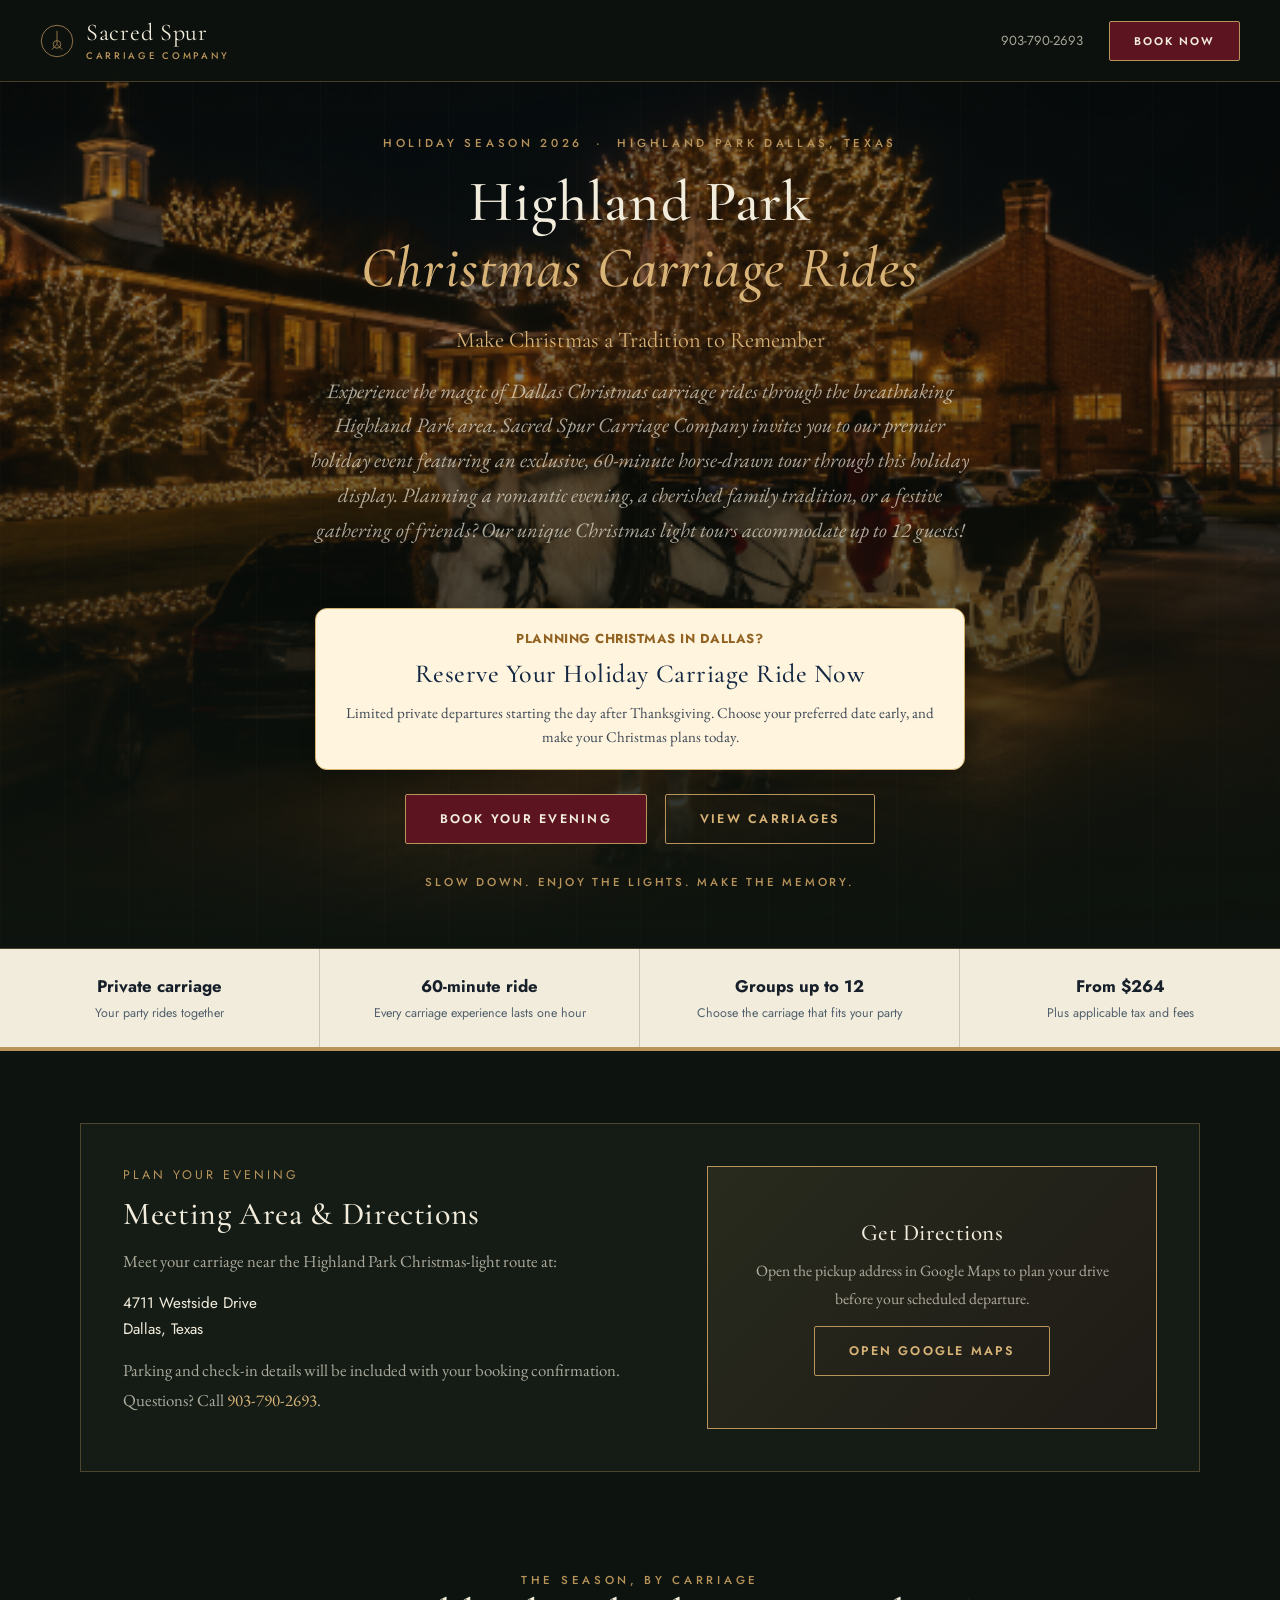
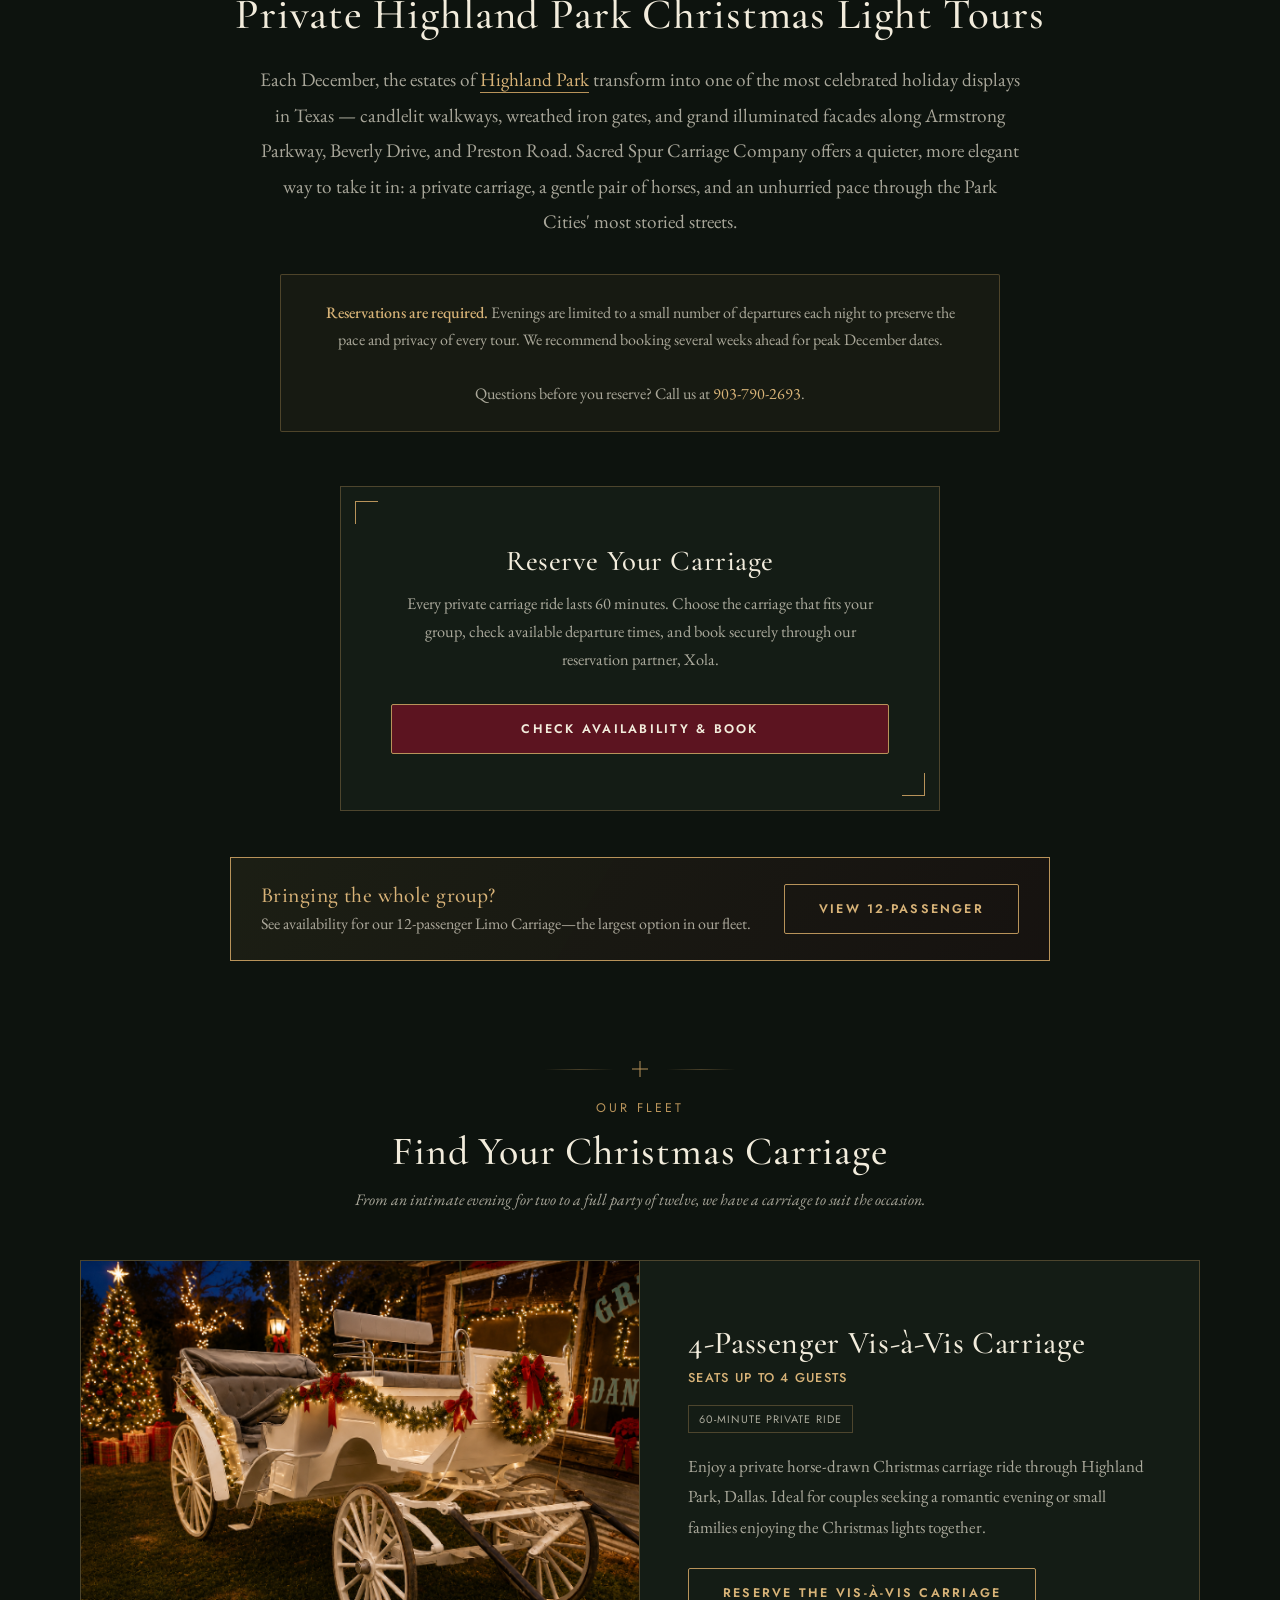
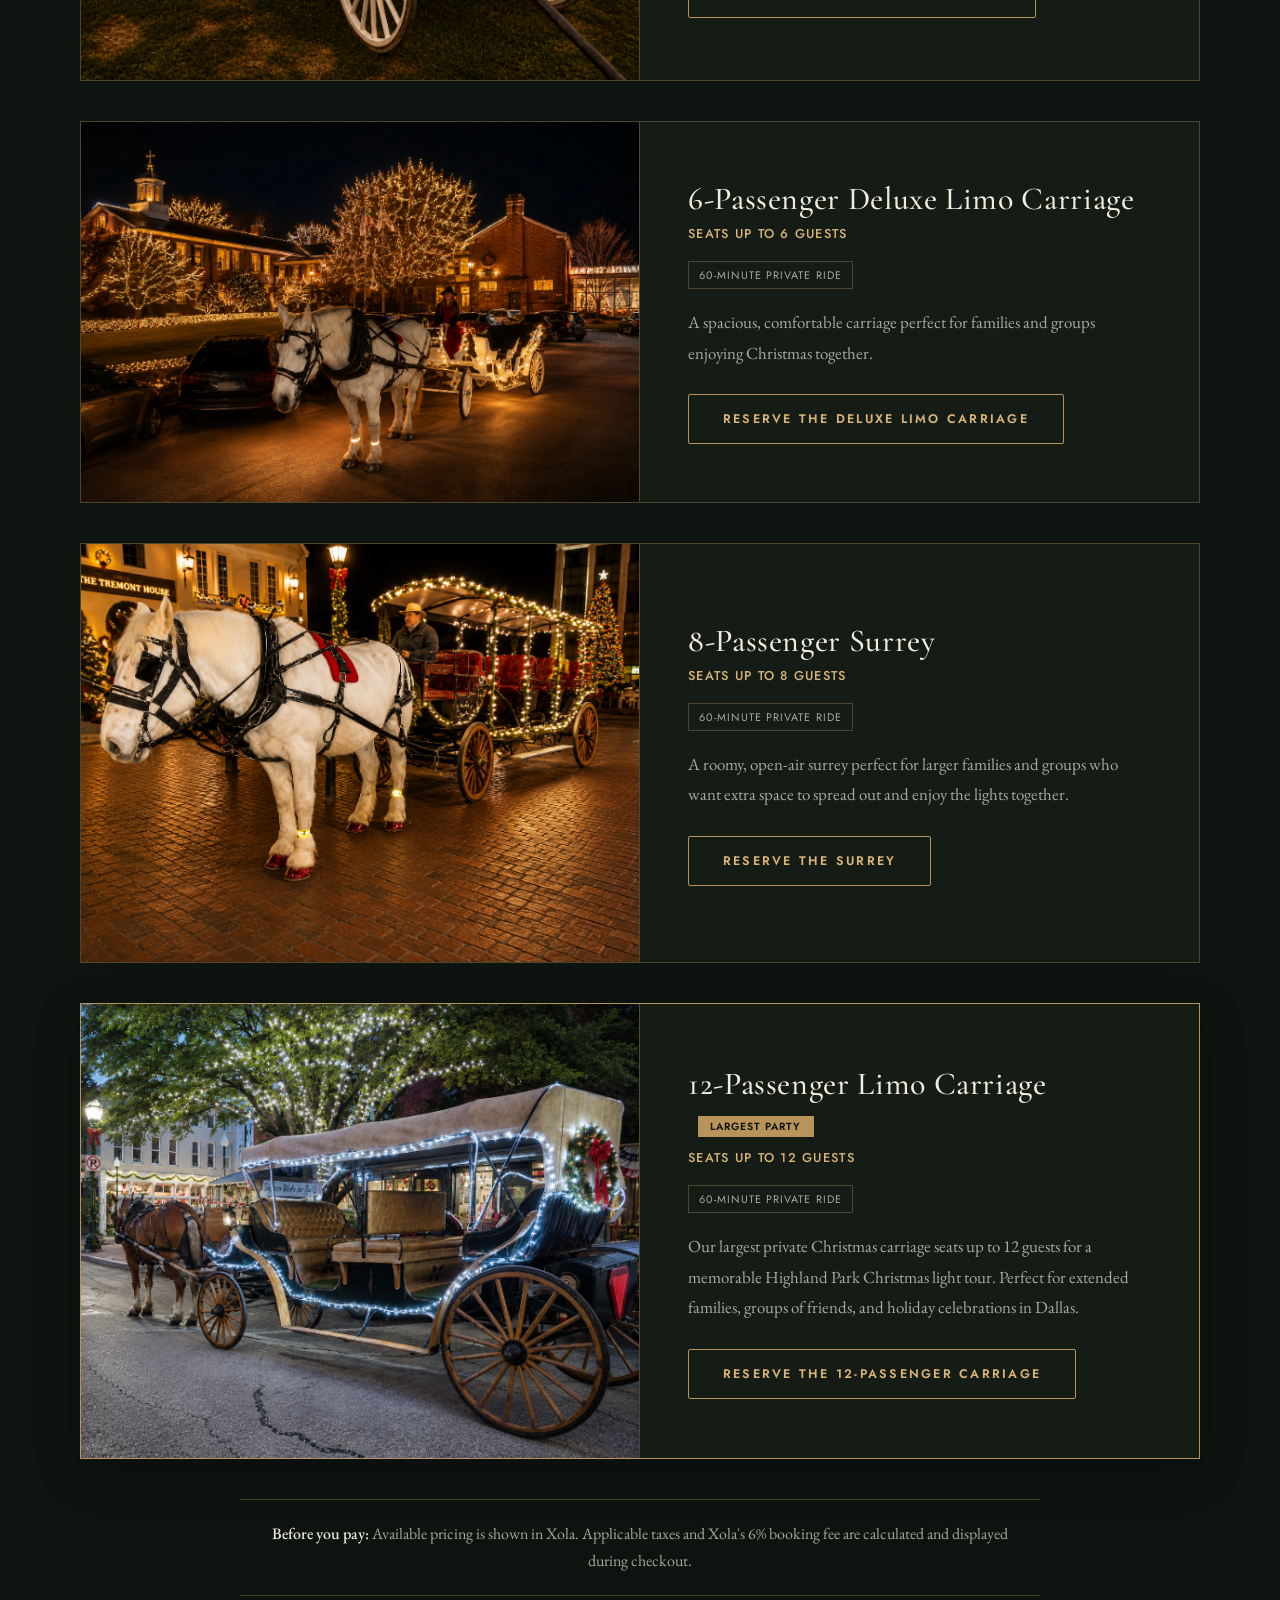
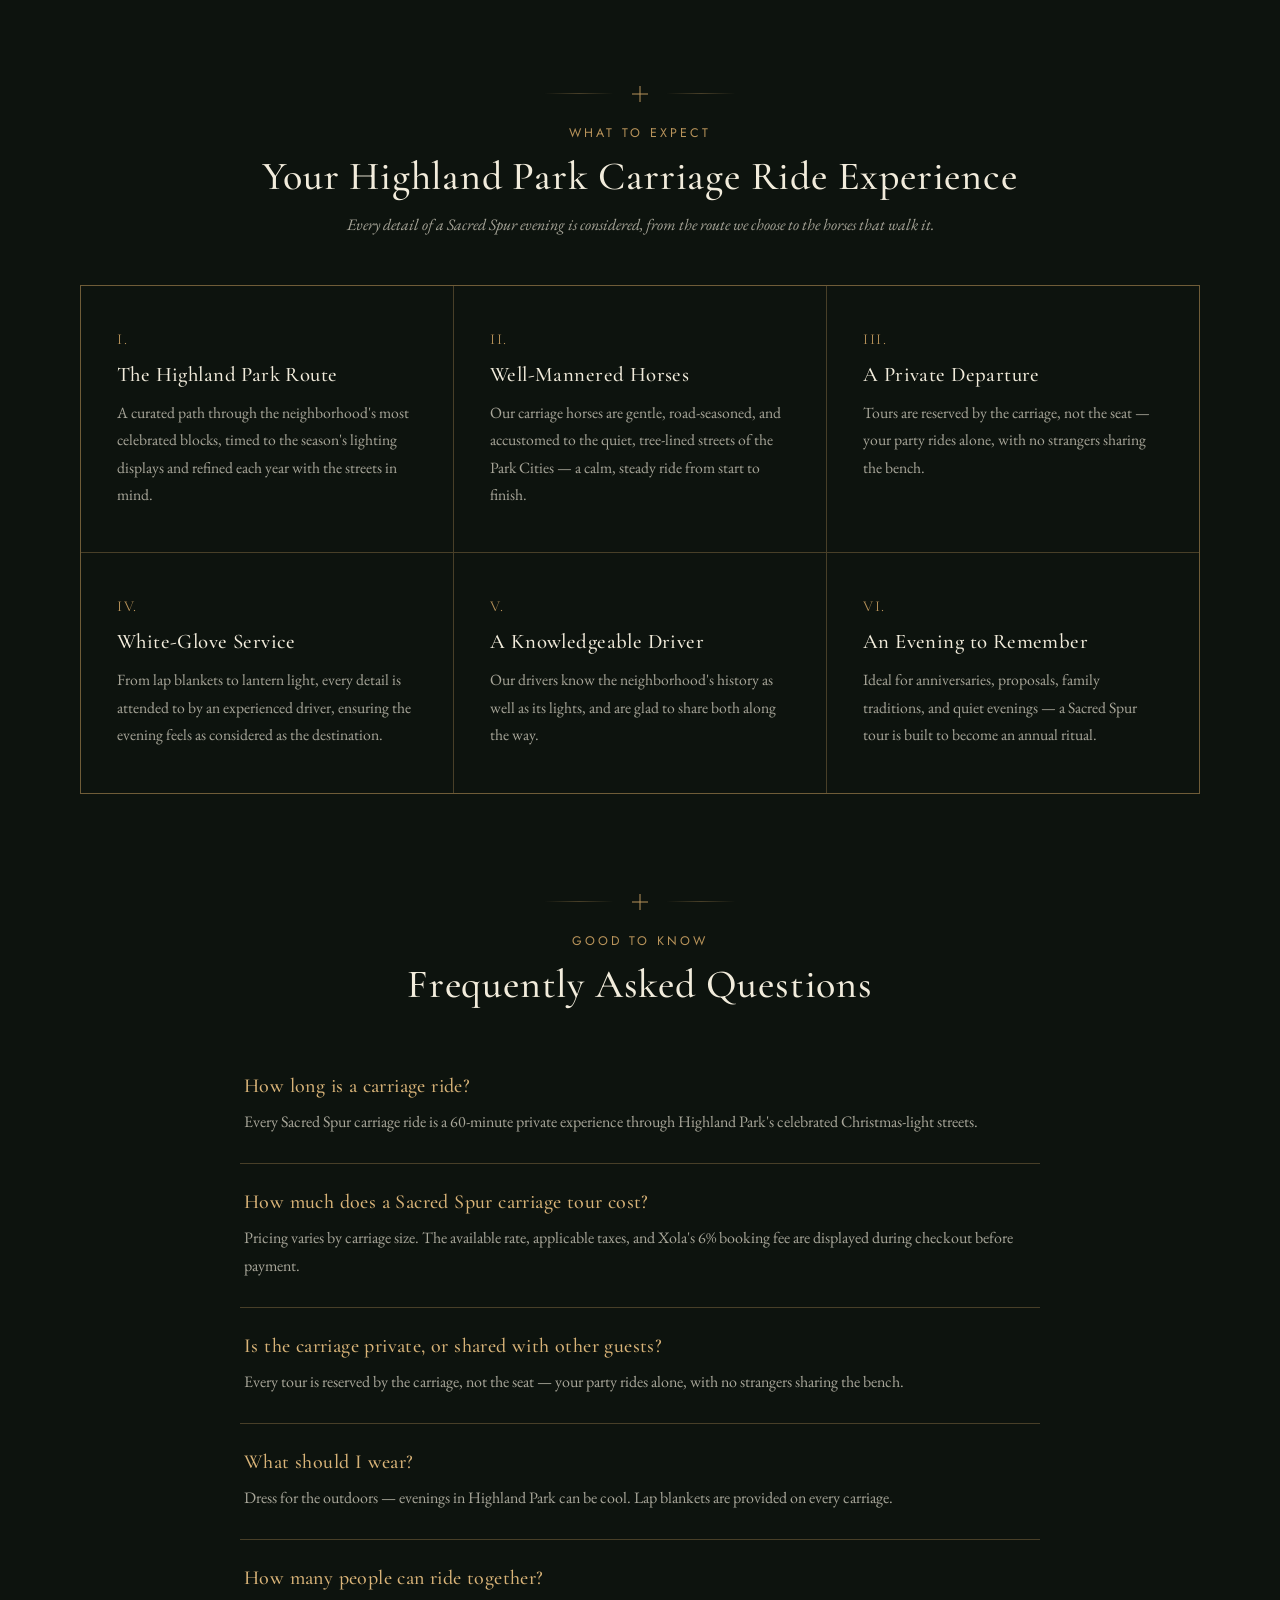
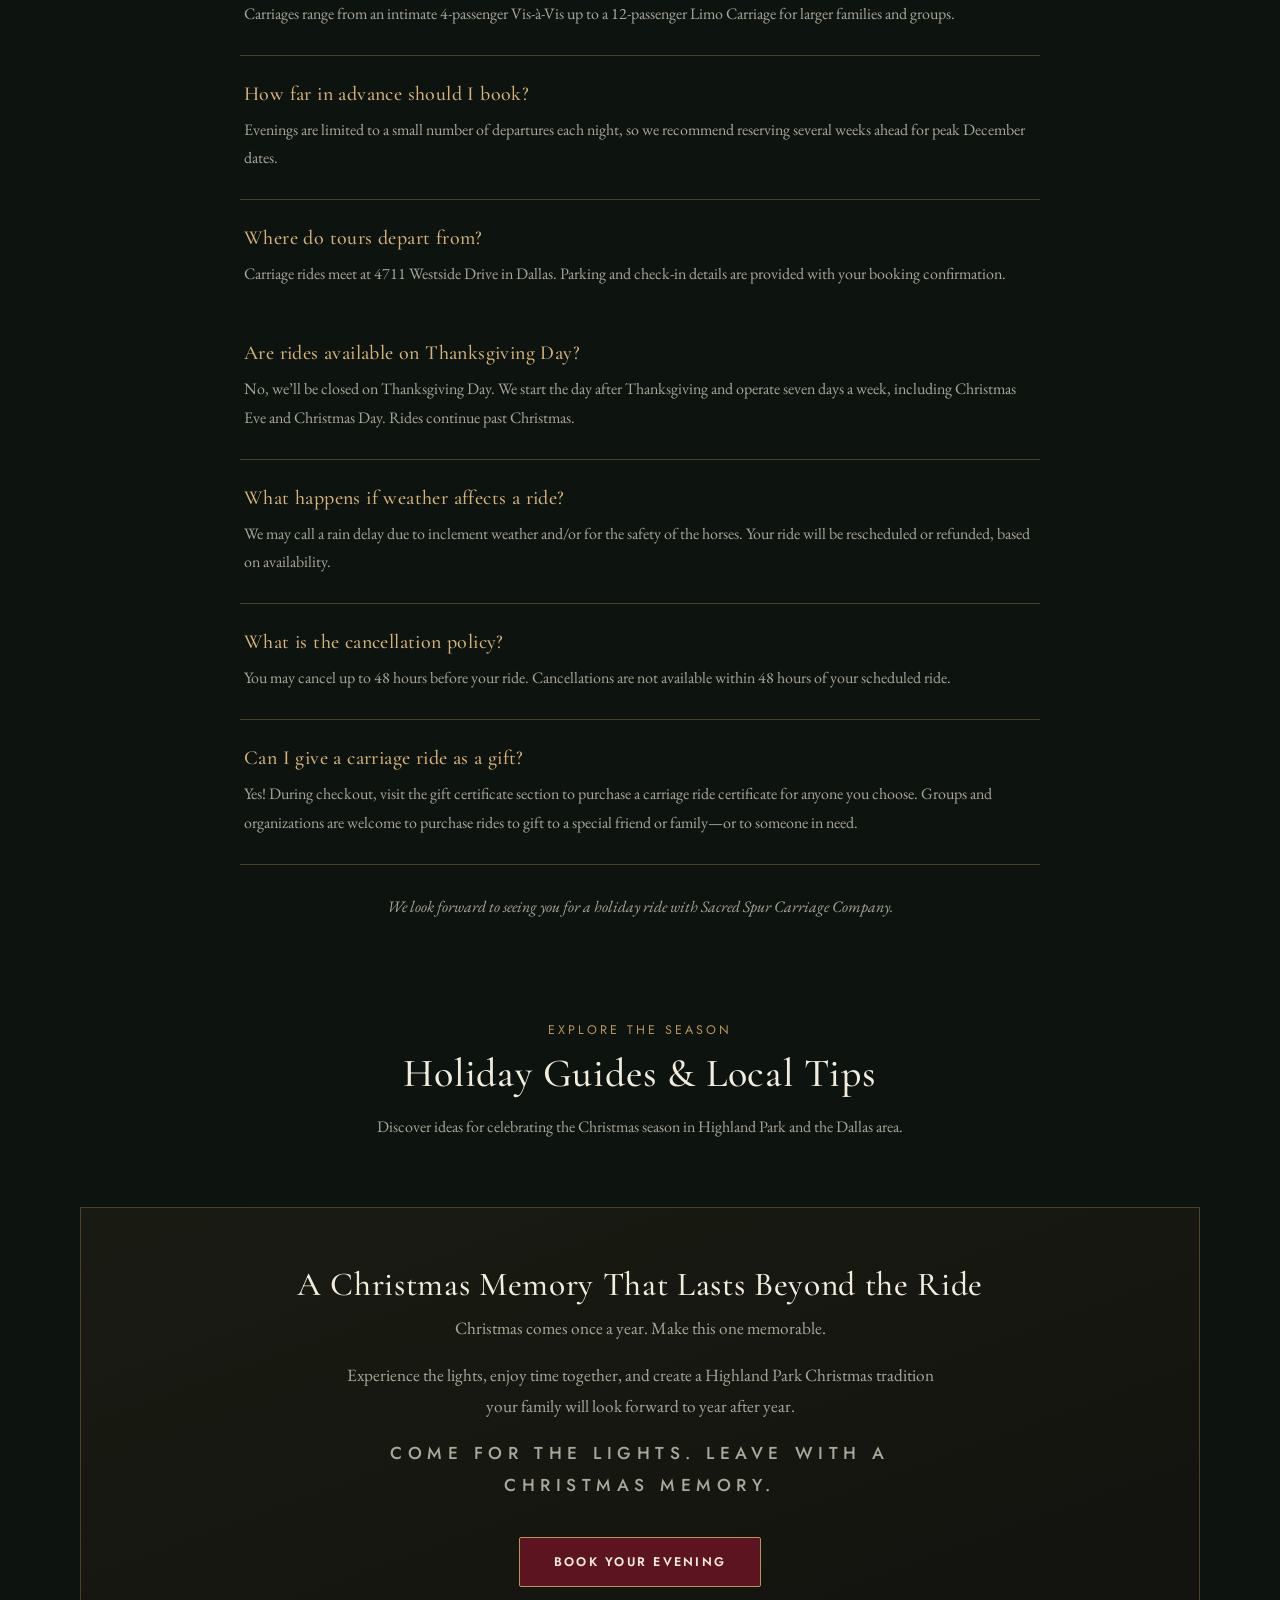
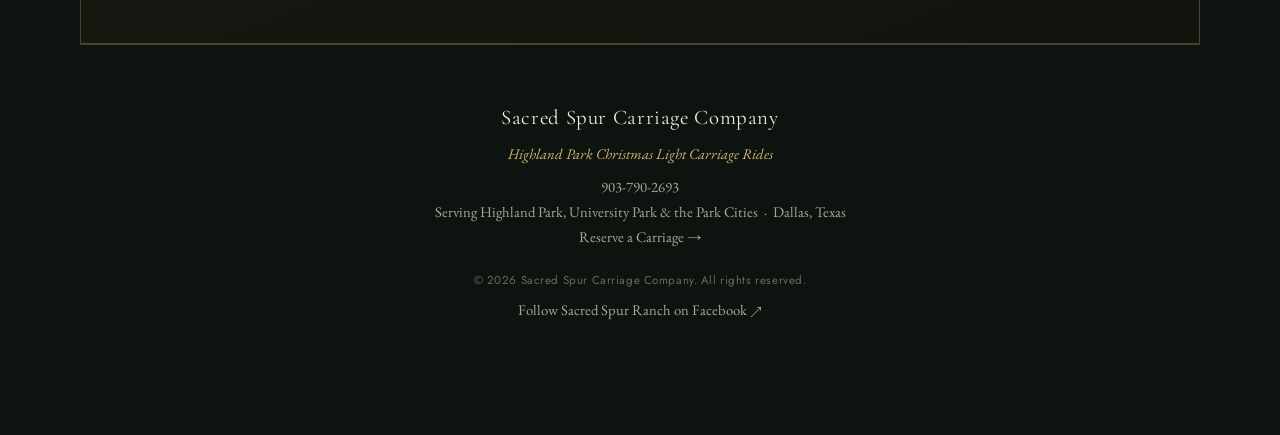
<file: index.html>
<!DOCTYPE html>
<html lang="en">
<head>

<!-- Google tag (gtag.js) -->
<script async src="https://www.googletagmanager.com/gtag/js?id=AW-18485195110"></script>
<script>
  window.dataLayer = window.dataLayer || [];
  function gtag(){dataLayer.push(arguments);}
  gtag('js', new Date());

  gtag('config', 'AW-18485195110');
</script>
  
<!-- Google Tag Manager -->
  <!-- deployment test 2026-10-07 -->
<script>
(function(w,d,s,l,i){
  w[l]=w[l]||[];
  w[l].push({'gtm.start': new Date().getTime(), event:'gtm.js'});
  var f=d.getElementsByTagName(s)[0],
      j=d.createElement(s),
      dl=l!='dataLayer'?'&l='+l:'';
  j.async=true;
  j.src='https://www.googletagmanager.com/gtm.js?id='+i+dl;
  f.parentNode.insertBefore(j,f);
})(window,document,'script','dataLayer','GTM-5GK5LZ2C');
</script>
<!-- End Google Tag Manager -->
<meta charset="UTF-8">
<meta name="viewport" content="width=device-width, initial-scale=1.0">
<title>Highland Park Christmas Carriage Rides | Sacred Spur</title>
<meta name="description" content="Enjoy private 60-minute Christmas carriage rides through Highland Park, Dallas. Choose a horse-drawn carriage for up to 12 guests with Sacred Spur.">
<meta name="keywords" content="highland park lights, highlandpark, highlandpark lights, Highland Park Christmas lights carriage rides, Highland Park carriage tours, Park Cities carriage rides, Dallas Christmas carriage tour, Armstrong Parkway Christmas lights tour, horse drawn carriage Highland Park Texas, Sacred Spur Carriage Company, University Park Christmas tour, Beverly Drive Christmas lights, Dallas holiday carriage rides, private carriage tour Dallas, one horse open sleigh Dallas, luxury carriage rides Texas, Highland Park holiday events">
<meta name="robots" content="index, follow">
<link rel="canonical" href="https://highlandparklights.com" />

<!-- Open Graph -->
<meta property="og:title" content="Highland Park Christmas Carriage Rides | Sacred Spur">
<meta property="og:description" content="Enjoy private 60-minute Christmas carriage rides through Highland Park, Dallas. Choose a horse-drawn carriage for up to 12 guests with Sacred Spur.">
<meta property="og:type" content="website">
<meta property="og:url" content="https://highlandparklights.com/">
<meta property="og:locale" content="en_US">


<!-- Sacred Spur business and Highland Park carriage tour structured data -->
<script type="application/ld+json">
{
  "@context": "https://schema.org",
  "@graph": [
    {
      "@type": "Organization",
      "@id": "https://highlandparklights.com/#organization",
      "name": "Sacred Spur Carriage Company",
      "url": "https://highlandparklights.com/",
      "telephone": "+1-903-790-2693",
      "description": "Horse-drawn carriage company offering private Christmas light tours in Highland Park, Dallas, Texas.",
      "address": {
        "@type": "PostalAddress",
        "streetAddress": "115 Michel Rd",
        "addressLocality": "Gladewater",
        "addressRegion": "TX",
        "postalCode": "75647",
        "addressCountry": "US"
      }
    },
    {
      "@type": "Service",
      "@id": "https://highlandparklights.com/#christmas-carriage-rides",
      "name": "Highland Park Christmas Carriage Rides",
      "serviceType": "Private horse-drawn Christmas light tours",
      "url": "https://highlandparklights.com/",
      "description": "Private 60-minute horse-drawn Christmas carriage rides through Highland Park, Dallas, for groups of up to 12 guests.",
      "provider": {
        "@id": "https://highlandparklights.com/#organization"
      },
      "areaServed": [
        {
          "@type": "Place",
          "name": "Highland Park, Texas"
        },
        {
          "@type": "Place",
          "name": "Dallas, Texas"
        }
      ],
      "availableChannel": {
        "@type": "ServiceChannel",
        "serviceLocation": {
          "@type": "Place",
          "name": "Highland Park Christmas Carriage Tour Pickup",
          "address": {
            "@type": "PostalAddress",
            "streetAddress": "4711 Westside Dr",
            "addressLocality": "Dallas",
            "addressRegion": "TX",
            "postalCode": "75209",
            "addressCountry": "US"
          }
        }
      }
    }
  ]
}
</script>

<script type="application/ld+json">
{
  "@context": "https://schema.org",
  "@type": "FAQPage",
  "mainEntity": [
    {
      "@type": "Question",
      "name": "How long is a carriage ride?",
      "acceptedAnswer": {
        "@type": "Answer",
        "text": "Every Sacred Spur carriage ride is a 60-minute private experience through Highland Park's celebrated Christmas-light streets."
      }
    },
    {
      "@type": "Question",
      "name": "How much does a Sacred Spur carriage tour cost?",
      "acceptedAnswer": {
        "@type": "Answer",
        "text": "Pricing varies by carriage size. The available rate, applicable taxes, and Xola's 6% booking fee are displayed during checkout before payment."
      }
    },
    {
      "@type": "Question",
      "name": "Is the carriage private, or shared with other guests?",
      "acceptedAnswer": {
        "@type": "Answer",
        "text": "Every tour is reserved by the carriage, not the seat. Your party rides alone, with no strangers sharing the bench."
      }
    },
    {
      "@type": "Question",
      "name": "What should I wear?",
      "acceptedAnswer": {
        "@type": "Answer",
        "text": "Dress for the outdoors, as evenings in Highland Park can be cool. Lap blankets are provided on every carriage."
      }
    },
    {
      "@type": "Question",
      "name": "How many people can ride together?",
      "acceptedAnswer": {
        "@type": "Answer",
        "text": "Carriages range from an intimate 4-passenger Vis-à-Vis up to a 12-passenger Limo Carriage for larger families and groups."
      }
    },
    {
      "@type": "Question",
      "name": "How far in advance should I book?",
      "acceptedAnswer": {
        "@type": "Answer",
        "text": "Evenings are limited to a small number of departures each night, so we recommend reserving several weeks ahead for peak December dates."
      }
    },
    {
      "@type": "Question",
      "name": "Where do tours depart from?",
      "acceptedAnswer": {
        "@type": "Answer",
        "text": "Carriage rides meet at 4711 Westside Drive, Dallas, Texas. Parking and check-in details are provided with the booking confirmation."
      }
    },
    {
      "@type": "Question",
      "name": "Are rides available on Thanksgiving Day?",
      "acceptedAnswer": {
        "@type": "Answer",
        "text": "No, we’ll be closed on Thanksgiving Day. We start the day after Thanksgiving and operate seven days a week, including Christmas Eve and Christmas Day. Rides continue past Christmas."
      }
    },
    {
      "@type": "Question",
      "name": "What happens if weather affects a ride?",
      "acceptedAnswer": {
        "@type": "Answer",
        "text": "We may call a rain delay due to inclement weather and/or for the safety of the horses. Your ride will be rescheduled or refunded, based on availability."
      }
    },
    {
      "@type": "Question",
      "name": "What is the cancellation policy?",
      "acceptedAnswer": {
        "@type": "Answer",
        "text": "You may cancel up to 48 hours before your ride. Cancellations are not available within 48 hours of your scheduled ride."
      }
    },
    {
      "@type": "Question",
      "name": "Can I give a carriage ride as a gift?",
      "acceptedAnswer": {
        "@type": "Answer",
        "text": "Yes! During checkout, visit the gift certificate section to purchase a carriage ride certificate for anyone you choose. Groups and organizations are welcome to purchase rides to gift to a special friend or family—or to someone in need."
      }
    }
  ]
}
</script>

<link rel="preconnect" href="https://fonts.googleapis.com">
<link rel="preconnect" href="https://fonts.gstatic.com" crossorigin>
<link href="https://fonts.googleapis.com/css2?family=Cormorant+Garamond:ital,wght@0,400;0,500;0,600;1,400&family=EB+Garamond:ital,wght@0,400;0,500;1,400&family=Jost:wght@400;500;600&display=swap" rel="stylesheet">

<!-- Xola split-screen checkout. Links retain a new-tab fallback if the widget cannot load. -->
<script>
  (function () {
    var checkoutScript = document.createElement('script');
    checkoutScript.async = true;
    checkoutScript.src = 'https://xola.com/checkout.js';
    var firstScript = document.getElementsByTagName('script')[0];
    firstScript.parentNode.insertBefore(checkoutScript, firstScript);
  }());
</script>

<style>
  :root{
    --green-deep:#0d130e;
    --green-panel:#141c15;
    --brass:#b8935a;
    --brass-bright:#d8b378;
    --burgundy:#5c1420;
    --burgundy-bright:#7a1c2b;
    --ivory:#f2ecdc;
    --ivory-dim:rgba(242,236,220,0.68);
    --hairline:rgba(184,147,90,0.35);
    --nav-height:71px;
  }

  *{margin:0;padding:0;box-sizing:border-box;}

  html{
    scroll-behavior:smooth;
    scroll-padding-top:calc(var(--nav-height) + 18px);
  }

  body{
    font-family:'EB Garamond', Georgia, serif;
    background:var(--green-deep);
    color:var(--ivory);
    min-height:100vh;
    overflow-x:hidden;
  }

  ::selection{background:var(--brass); color:var(--green-deep);}

  h1,h2,h3,h4{
    font-family:'Cormorant Garamond', Georgia, serif;
    font-weight:500;
    letter-spacing:0.02em;
  }

  .eyebrow{
    font-family:'Jost', sans-serif;
    font-size:0.72rem;
    letter-spacing:0.32em;
    text-transform:uppercase;
    color:var(--brass);
    font-weight:500;
  }

  a{color:inherit;}

  /* faint estate-hedge texture */
  .bg-texture{
    position:fixed; inset:0; z-index:0; pointer-events:none;
    background:
      radial-gradient(ellipse 900px 500px at 50% -10%, rgba(184,147,90,0.09), transparent 60%),
      radial-gradient(ellipse 700px 500px at 100% 100%, rgba(92,20,32,0.12), transparent 60%);
  }

  /* ---------- Spur mark (signature element) ---------- */
  .spur-mark{
    display:inline-block;
    width:34px; height:34px;
    opacity:0.9;
  }
  .spur-divider{
    display:flex; align-items:center; justify-content:center;
    gap:18px;
    margin:22px auto;
  }
  .spur-divider .line{
    height:1px; width:70px;
    background:linear-gradient(90deg, transparent, var(--hairline), transparent);
  }

  /* ---------- Nav ---------- */
  nav{
    position:fixed; top:0; width:100%; z-index:1000;
    min-height:var(--nav-height);
    background:rgba(13,19,14,0.93);
    backdrop-filter:blur(14px);
    border-bottom:1px solid var(--hairline);
  }
  .nav-content{
    max-width:1300px; margin:0 auto;
    padding:18px 40px;
    display:flex; justify-content:space-between; align-items:center;
    flex-wrap:nowrap; gap:14px;
  }
  .brand{
    display:flex; align-items:center; gap:12px;
    font-family:'Cormorant Garamond', serif;
    font-size:1.5rem; letter-spacing:0.03em;
  }
  .brand small{
    display:block; font-family:'Jost',sans-serif;
    font-size:0.6rem; letter-spacing:0.28em; color:var(--brass);
    text-transform:uppercase; margin-top:2px; font-weight:500;
  }
  .nav-right{display:flex; align-items:center; gap:26px; flex-wrap:wrap;}
  .contact-info{display:flex; gap:22px; font-family:'Jost',sans-serif; font-size:0.82rem; color:var(--ivory-dim);}
  .contact-info a{text-decoration:none; transition:color .3s;}
  .contact-info a:hover{color:var(--brass-bright);}

  /* ---------- Buttons ---------- */
  .btn{
    display:inline-block;
    font-family:'Jost', sans-serif;
    font-size:0.78rem;
    letter-spacing:0.18em;
    text-transform:uppercase;
    font-weight:600;
    text-decoration:none;
    padding:15px 34px;
    border-radius:2px;
    transition:all .35s ease;
    border:1px solid transparent;
  }
  .btn-book{
    background:var(--burgundy);
    color:var(--ivory);
    border:1px solid var(--brass);
  }
  .btn-book:hover{
    background:var(--burgundy-bright);
    box-shadow:0 6px 24px rgba(92,20,32,0.5);
    transform:translateY(-2px);
  }
  .btn-nav{
    padding:11px 24px;
    font-size:0.7rem;
  }
  .btn-outline{
    background:transparent;
    color:var(--brass-bright);
    border:1px solid var(--brass);
  }
  .btn-outline:hover{
    background:rgba(184,147,90,0.1);
    transform:translateY(-2px);
  }

  /* ---------- Hero ---------- */
  .header-hero{
    position:relative;
    min-height:711px;
    height:auto;
    margin-top:0;
    padding-top:var(--nav-height);
    overflow:hidden;
    border-bottom:1px solid var(--hairline);
  }
  .header-hero-bg{
    position:absolute; inset:0;
    background:
      linear-gradient(180deg, rgba(13,19,14,0.38) 0%, rgba(13,19,14,0.54) 52%, var(--green-deep) 100%),
      url("highland-park-6-passenger-christmas-carriage.png") center 48% / cover no-repeat;
  }
  /* subtle wrought-iron gate pattern using css */
  .header-hero-bg::before{
    content:"";
    position:absolute; inset:0;
    background-image: repeating-linear-gradient(90deg, rgba(184,147,90,0.05) 0px, rgba(184,147,90,0.05) 1px, transparent 1px, transparent 64px);
    opacity:0.5;
  }
  .header-hero-overlay{
    position:relative; z-index:1;
    width:100%;
    min-height:640px;
    display:flex; flex-direction:column; align-items:center; justify-content:center;
    text-align:center; padding:64px 40px 58px;
  }
  .header-hero .eyebrow{margin-bottom:18px;}
  .header-hero h1{
    font-size:3.6rem;
    line-height:1.15;
    max-width:820px;
    margin-bottom:20px;
    color:var(--ivory);
  }
  .header-hero h1 em{
    font-style:italic; color:var(--brass-bright);
  }
.header-hero .subtitle {
    font-family: 'EB Garamond', serif;
    font-size: 1.28rem;
    font-style: italic;
    max-width: 750px;
    width: 100%;
    line-height: 1.7;
    color: var(--ivory-dim);
    margin: 0 auto 36px;
    text-align: center;
    text-wrap: balance;
}
  .header-hero .hero-kicker{
    font-style:normal;
    font-family:'Cormorant Garamond',serif;
    font-size:1.4rem;
    color:var(--brass-bright);
    margin-bottom:14px;
  }
  .header-hero .hero-tagline{
    margin-top:30px;
    margin-bottom:0;
    letter-spacing:0.24em;
  }
  .hero-ctas{display:flex; gap:18px; flex-wrap:wrap; justify-content:center;}
  #tours,
  #twelve-passenger,
  #meeting-area{
    scroll-margin-top:calc(var(--nav-height) + 18px);
  }

  /* ---------- Essential booking facts ---------- */
  .essential-facts{
    position:relative;
    z-index:2;
    display:grid;
    grid-template-columns:repeat(4,1fr);
    background:var(--ivory);
    color:#17202a;
    border-bottom:4px solid var(--brass);
    font-family:'Jost',sans-serif;
  }
  .essential-fact{
    padding:25px 18px;
    text-align:center;
    border-right:1px solid rgba(23,32,42,0.18);
  }
  .essential-fact:last-child{border-right:0;}
  .essential-fact strong{
    display:block;
    font-size:1.05rem;
    margin-bottom:6px;
    color:#17202a;
  }
  .essential-fact span{
    display:block;
    font-size:0.78rem;
    line-height:1.45;
    color:#52606d;
  }

  .container{
    position:relative; z-index:1;
    max-width:1200px; margin:0 auto;
    padding:0 40px 60px;
  }

  /* ---------- Intro / Booking section ---------- */
  .booking-section{
    text-align:center;
    padding:100px 0 20px;
  }

  /* ---------- Meeting area ---------- */
  .meeting-area{
    display:grid;
    grid-template-columns:1.1fr 0.9fr;
    gap:34px;
    margin:72px 0 0;
    padding:42px;
    background:var(--green-panel);
    border:1px solid var(--hairline);
  }
  .meeting-area h2{
    font-size:2rem;
    margin:7px 0 14px;
  }
  .meeting-area p{
    color:var(--ivory-dim);
    font-size:1.05rem;
    line-height:1.75;
    margin-bottom:14px;
  }
  .meeting-address{
    color:var(--ivory);
    font-family:'Jost',sans-serif;
    font-size:0.95rem;
    font-style:normal;
    line-height:1.7;
  }
  .directions-card{
    display:flex;
    flex-direction:column;
    align-items:center;
    justify-content:center;
    min-height:220px;
    padding:30px;
    text-align:center;
    background:linear-gradient(135deg,rgba(184,147,90,0.12),rgba(92,20,32,0.15));
    border:1px solid var(--brass);
  }
  .directions-card h3{font-size:1.45rem; margin-bottom:10px;}
  .directions-card p{font-size:0.98rem; max-width:360px;}
  .booking-section h2{
    font-size:2.7rem;
    margin-bottom:22px;
  }
  .booking-section .lede{
    font-size:1.2rem;
    color:var(--ivory-dim);
    max-width:760px;
    margin:0 auto 30px;
    line-height:1.85;
  }
  .booking-section .lede a{
    color:var(--brass-bright);
    text-decoration:none;
    border-bottom:1px solid var(--brass);
  }
  .highlight-text{color:var(--brass-bright); font-style:italic;}

  .reservation-notice{
    background:rgba(184,147,90,0.06);
    border:1px solid var(--hairline);
    border-radius:2px;
    padding:24px 34px;
    max-width:720px;
    margin:34px auto;
    font-size:1rem;
    line-height:1.7;
    color:var(--ivory-dim);
    font-family:'EB Garamond',serif;
  }
  .reservation-notice strong{color:var(--brass-bright); font-weight:500;}

  /* ---------- Booking Card ---------- */
  .booking-card{
    max-width:600px;
    margin:0 auto 100px;
    background:var(--green-panel);
    border:1px solid var(--hairline);
    padding:56px 50px;
    text-align:center;
    position:relative;
  }
  .booking-card::before, .booking-card::after{
    content:"";
    position:absolute; width:22px; height:22px;
    border:1px solid var(--brass);
  }
  .booking-card::before{top:14px; left:14px; border-right:none; border-bottom:none;}
  .booking-card::after{bottom:14px; right:14px; border-left:none; border-top:none;}

  .booking-card h3{font-size:1.8rem; margin-bottom:12px;}
  .booking-card .description{
    font-size:1.02rem; color:var(--ivory-dim);
    margin-bottom:30px; line-height:1.7;
  }

  .group-callout{
    max-width:820px;
    margin:-54px auto 100px;
    padding:24px 30px;
    border:1px solid var(--brass);
    background:linear-gradient(120deg, rgba(184,147,90,0.09), rgba(92,20,32,0.12));
    display:flex; align-items:center; justify-content:space-between;
    gap:24px;
  }
  .group-callout h3{font-size:1.35rem; margin-bottom:4px; color:var(--brass-bright);}
  .group-callout p{color:var(--ivory-dim); line-height:1.55;}
  .group-callout .btn{flex:0 0 auto;}

  /* ---------- Section title ---------- */
  .section-title{
    font-size:2.5rem;
    text-align:center;
    margin-bottom:8px;
  }
  .section-sub{
    text-align:center;
    font-family:'Jost',sans-serif;
    font-size:0.78rem;
    letter-spacing:0.24em;
    text-transform:uppercase;
    color:var(--brass);
    margin-bottom:10px;
  }

  /* ---------- Carriage types ---------- */
  .carriage-types{
    display:grid; grid-template-columns:1fr;
    gap:40px; margin-bottom:40px;
  }
  .carriage-type{
    background:var(--green-panel);
    border:1px solid var(--hairline);
    display:grid;
    grid-template-columns:1fr 1fr;
  }
  .carriage-type.featured{
    border-color:var(--brass);
    box-shadow:0 14px 44px rgba(0,0,0,0.18);
  }
  .carriage-type-visual{
    position:relative;
    min-height:380px;
    background:
      linear-gradient(160deg, #1b2419 0%, #10160f 100%);
    display:flex; align-items:center; justify-content:center;
    border-right:1px solid var(--hairline);
  }
  .placeholder-tag{
    font-family:'Jost',sans-serif;
    font-size:0.68rem; letter-spacing:0.2em; text-transform:uppercase;
    color:var(--ivory-dim);
    border:1px dashed var(--hairline);
    padding:10px 18px;
  }
  .carriage-type-visual img{
    width:100%; height:100%;
    object-fit:cover;
    display:block;
  }
  .carriage-type-copy{
    padding:52px 48px;
    display:flex; flex-direction:column; justify-content:center;
  }
  .carriage-type h3{
    font-size:2rem;
    margin-bottom:6px;
  }
  .new-badge{
    display:inline-block;
    background:var(--brass);
    color:var(--green-deep);
    padding:3px 12px;
    font-family:'Jost',sans-serif;
    font-size:0.65rem; font-weight:600;
    text-transform:uppercase; letter-spacing:0.1em;
    margin-left:10px; vertical-align:middle;
  }
  .capacity{
    font-family:'Jost',sans-serif;
    font-size:0.8rem; letter-spacing:0.1em; text-transform:uppercase;
    color:var(--brass-bright); font-weight:500;
    margin-bottom:18px;
  }
  .ride-length{
    display:inline-flex;
    align-items:center;
    width:max-content;
    margin:0 0 18px;
    padding:5px 10px;
    border:1px solid var(--hairline);
    font-family:'Jost',sans-serif;
    font-size:0.68rem;
    letter-spacing:0.1em;
    text-transform:uppercase;
    color:var(--ivory-dim);
  }
  .carriage-type .type-description{
    color:var(--ivory-dim);
    font-size:1.06rem;
    line-height:1.8;
    margin-bottom:26px;
  }

  /* ---------- Sleigh notice ---------- */
  .sleigh-notice{
    border:1px solid var(--brass);
    background:linear-gradient(160deg, rgba(92,20,32,0.14), rgba(184,147,90,0.05));
    padding:56px;
    margin-top:60px;
    text-align:center;
  }
  .sleigh-notice h3{
    font-size:2.1rem;
    margin-bottom:8px;
    color:var(--brass-bright);
  }
  .sleigh-visual{
    width:100%; max-width:480px;
    height:260px;
    margin:26px auto 30px;
    background:linear-gradient(160deg, #1b2419 0%, #10160f 100%);
    border:1px solid var(--hairline);
    display:flex; align-items:center; justify-content:center;
  }
  .sleigh-notice p{
    font-size:1.08rem; line-height:1.8;
    color:var(--ivory-dim);
    max-width:640px; margin:0 auto 16px;
  }

  /* ---------- Features ---------- */
  .features{
    display:grid; grid-template-columns:repeat(3,1fr);
    gap:1px; background:var(--hairline);
    border:1px solid var(--hairline);
    margin-bottom:100px;
  }
  .feature-card{
    background:var(--green-deep);
    padding:44px 36px;
    transition:background .3s;
  }
  .feature-card:hover{background:var(--green-panel);}
  .feature-card .num{
    font-family:'Cormorant Garamond',serif;
    font-size:0.95rem;
    color:var(--brass);
    margin-bottom:14px;
    letter-spacing:0.1em;
  }
  .feature-card h3{
    font-size:1.3rem; margin-bottom:12px; font-weight:500;
  }
  .feature-card p{
    color:var(--ivory-dim); line-height:1.75; font-size:0.98rem;
    font-family:'EB Garamond',serif;
  }

  /* ---------- Route note ---------- */
  .route-note{
    text-align:center;
    max-width:780px;
    margin:0 auto 100px;
  }
  .route-note p{
    color:var(--ivory-dim);
    font-size:1.08rem;
    line-height:1.9;
    font-style:italic;
  }

  .fee-note{
    max-width:800px;
    margin:10px auto 90px;
    padding:20px 24px;
    text-align:center;
    color:var(--ivory-dim);
    border-top:1px solid var(--hairline);
    border-bottom:1px solid var(--hairline);
    line-height:1.7;
  }
  .fee-note strong{color:var(--ivory); font-weight:500;}

  /* ---------- Sticky mobile book bar ---------- */
  .mobile-book-bar{display:none;}

  /* ---------- Footer ---------- */
  footer{
    text-align:center;
    padding:60px 40px 50px;
    border-top:1px solid var(--hairline);
    color:var(--ivory-dim);
    font-size:0.92rem;
  }
  footer .brand-line{
    font-family:'Cormorant Garamond',serif;
    font-size:1.3rem;
    color:var(--ivory);
    margin-bottom:14px;
    letter-spacing:0.03em;
  }
  footer p{margin:6px 0;}
  footer a{text-decoration:none; transition:color .3s;}
  footer a:hover{color:var(--brass-bright);}
  footer .legal{
    margin-top:26px;
    font-family:'Jost',sans-serif;
    font-size:0.72rem;
    letter-spacing:0.05em;
    color:rgba(242,236,220,0.4);
  }

  /* ---------- Responsive ---------- */
  @media (max-width:900px){
    .essential-facts{grid-template-columns:repeat(2,1fr);}
    .essential-fact:nth-child(2){border-right:0;}
    .essential-fact:nth-child(-n+2){border-bottom:1px solid rgba(23,32,42,0.18);}
    .meeting-area{grid-template-columns:1fr;}
    .carriage-type{grid-template-columns:1fr;}
    .carriage-type-visual{border-right:none; border-bottom:1px solid var(--hairline); min-height:260px;}
    .features{grid-template-columns:1fr;}
  }

  @media (max-width:768px){
    :root{--nav-height:63px;}
    .nav-content{padding:14px 20px;}
    .contact-info{display:none;}
    .brand{font-size:1.2rem;}
    .container{padding:0 22px 40px;}
    .header-hero{min-height:0; height:auto;}
    .header-hero-overlay{min-height:0; padding:52px 22px 46px;}
    .header-hero h1{font-size:2.3rem;}
    .header-hero .subtitle{font-size:1.05rem; line-height:1.55; margin-bottom:26px;}
    .header-hero .hero-kicker{font-size:1.15rem; margin-bottom:12px;}
    .header-hero .hero-tagline{margin-top:24px; font-size:0.7rem; line-height:1.5;}
    .booking-section{padding:70px 0 10px;}
    .meeting-area{margin-top:52px; padding:32px 24px;}
    .booking-section h2{font-size:2rem;}
    .booking-card{padding:40px 26px;}
    .group-callout{margin:-48px auto 76px; padding:26px 22px; flex-direction:column; text-align:center;}
    .section-title{font-size:1.9rem;}
    .carriage-type-copy{padding:36px 28px;}
    .sleigh-notice{padding:36px 24px;}
    .mobile-book-bar{
      display:flex;
      position:fixed; bottom:0; left:0; width:100%;
      z-index:999;
      background:rgba(13,19,14,0.96);
      border-top:1px solid var(--brass);
      padding:12px 18px;
      backdrop-filter:blur(10px);
    }
    .mobile-book-bar .btn{width:100%; text-align:center;}
    body{padding-bottom:70px;}
  }

  @media (max-width:480px){
    .essential-facts{grid-template-columns:1fr;}
    .essential-fact{
      padding:20px 16px;
      border-right:0;
      border-bottom:1px solid rgba(23,32,42,0.18);
    }
    .essential-fact:last-child{border-bottom:0;}
    .brand{font-size:1.05rem; gap:9px;}
    .spur-mark{width:30px; height:30px;}
    .btn-nav{padding:10px 17px;}
    .header-hero h1{font-size:2.05rem;}
    .hero-ctas{width:100%; flex-direction:column;}
    .hero-ctas .btn{width:100%;}
  }
  
/*-- November / December Early Booking Message --*/

  .early-booking-notice {
    max-width: 650px;
    margin: 24px auto;
    padding: 20px 24px;
    background: #fff5de;
    border: 1px solid #d6b36d;
    border-radius: 12px;
    text-align: center;
    color: #152944;
    box-shadow: 0 4px 18px rgba(0,0,0,.10);
  }

  .early-booking-notice .eyebrow {
    color: #926322;
    font-size: 13px;
    font-weight: 700;
    letter-spacing: .04em;
    margin: 0 0 8px;
  }

  .early-booking-notice h2 {
    color: #152944;
    font-size: clamp(20px, 3vw, 26px);
    line-height: 1.3;
    margin: 0 0 10px;
  }

  .early-booking-notice p {
    color: #3e4855;
    font-size: 15px;
    line-height: 1.6;
    margin: 0;
  }

  @media (max-width: 600px) {
    .early-booking-notice {
      padding: 16px;
      margin: 20px 0;
    }
  }




</style>
</head>
<body>
  <!-- Google Tag Manager (noscript) -->
  <noscript><iframe src="https://www.googletagmanager.com/ns.html?id=GTM-5GK5LZ2C"
  height="0" width="0" style="display:none;visibility:hidden"></iframe></noscript>
  <!-- End Google Tag Manager (noscript) -->

  <div class="bg-texture"></div>

  <nav>
    <div class="nav-content">
      <div class="brand">
        <svg class="spur-mark" viewBox="0 0 40 40" fill="none" xmlns="http://www.w3.org/2000/svg">
          <circle cx="20" cy="20" r="18.5" stroke="#b8935a" stroke-width="1"/>
          <path d="M20 8 L20 24 M20 24 L14 30 M20 24 L26 30" stroke="#b8935a" stroke-width="1"/>
          <circle cx="20" cy="24" r="4.5" stroke="#b8935a" stroke-width="1"/>
        </svg>
        <div>
          Sacred Spur
          <small>Carriage Company</small>
        </div>
      </div>
      <div class="nav-right">
        <div class="contact-info">
          <a href="tel:903-790-2693" data-track="phone-click">903-790-2693</a>
        </div>
        <a href="https://x2-checkout.xola.app/flows/mvp?button=64501fc80d4d0f3dbd657a30" target="_blank" rel="noopener" class="btn btn-book btn-nav xola-checkout" data-button-id="64501fc80d4d0f3dbd657a30" data-track="book-now" data-placement="navigation">Book Now</a>
      </div>
    </div>
  </nav>

  <!-- Hero -->
  <div class="header-hero">
    <div class="header-hero-bg"></div>
    <div class="header-hero-overlay">
      <div class="eyebrow">Holiday Season 2026 &nbsp;·&nbsp; Highland Park Dallas, Texas</div>
      <h1>Highland Park<br><em>Christmas Carriage Rides</em></h1>
      <p class="subtitle hero-kicker">Make Christmas a Tradition to Remember</p>
      <p class="subtitle">Experience the magic of Dallas Christmas carriage rides through the breathtaking Highland Park area. Sacred Spur Carriage Company invites you to our premier holiday event featuring an exclusive, 60-minute horse-drawn tour through this holiday display. Planning a romantic evening, a cherished family tradition, or a festive gathering of friends? Our unique Christmas light tours accommodate up to 12 guests!</p>
     <div class="early-booking-notice">
  <p class="eyebrow">
    PLANNING CHRISTMAS IN DALLAS?
  </p>

  <h2>
    Reserve Your Holiday Carriage Ride Now
  </h2>

  <p>
    Limited private departures starting the day after Thanksgiving. Choose your preferred date
    early, and make your Christmas plans today.
  </p>
</div>
<!-- End Early Booking Message -->
      <div class="hero-ctas">
        <a href="https://x2-checkout.xola.app/flows/mvp?button=64501fc80d4d0f3dbd657a30" target="_blank" rel="noopener" class="btn btn-book xola-checkout" data-button-id="64501fc80d4d0f3dbd657a30" data-track="book-now" data-placement="hero">Book Your Evening</a>
        <a href="#tours" class="btn btn-outline">View Carriages</a>
      </div>
      <p class="eyebrow hero-tagline">Slow Down. Enjoy The Lights. Make The Memory.</p>
    </div>
  </div>

  <section class="essential-facts" aria-label="Essential booking facts">
    <div class="essential-fact"><strong>Private carriage</strong><span>Your party rides together</span></div>
    <div class="essential-fact"><strong>60-minute ride</strong><span>Every carriage experience lasts one hour</span></div>
    <div class="essential-fact"><strong>Groups up to 12</strong><span>Choose the carriage that fits your party</span></div>
    <div class="essential-fact"><strong>From $264</strong><span>Plus applicable tax and fees</span></div>
  </section>

  <div class="container">

    <section class="meeting-area" id="meeting-area" aria-labelledby="meeting-area-title">
      <div>
        <div class="section-sub" style="text-align:left;">Plan Your Evening</div>
        <h2 id="meeting-area-title">Meeting Area &amp; Directions</h2>
        <p>Meet your carriage near the Highland Park Christmas-light route at:</p>
        <address class="meeting-address">4711 Westside Drive<br>Dallas, Texas</address>
        <p style="margin-top:14px;">Parking and check-in details will be included with your booking confirmation. Questions? Call <a href="tel:903-790-2693" data-track="phone-click" style="color:var(--brass-bright); text-decoration:none;">903-790-2693</a>.</p>
      </div>
      <div class="directions-card">
        <h3>Get Directions</h3>
        <p>Open the pickup address in Google Maps to plan your drive before your scheduled departure.</p>
        <a href="https://www.google.com/maps/search/?api=1&amp;query=4711+Westside+Drive+Dallas+TX" target="_blank" rel="noopener" class="btn btn-outline" data-track="directions">Open Google Maps</a>
      </div>
    </section>

    <!-- Intro -->
    <div class="booking-section">
      <div class="eyebrow">The Season, By Carriage</div>
      <h2>Private Highland Park Christmas Light Tours</h2>
      <p class="lede">
        Each December, the estates of <a href="https://www.hptx.org/" target="_blank" rel="noopener">Highland Park</a> transform into one of the most celebrated holiday displays in Texas — candlelit walkways, wreathed iron gates, and grand illuminated facades along Armstrong Parkway, Beverly Drive, and Preston Road. Sacred Spur Carriage Company offers a quieter, more elegant way to take it in: a private carriage, a gentle pair of horses, and an unhurried pace through the Park Cities' most storied streets.
      </p>
      <div class="reservation-notice">
        <strong>Reservations are required.</strong> Evenings are limited to a small number of departures each night to preserve the pace and privacy of every tour. We recommend booking several weeks ahead for peak December dates.<br><br>
        Questions before you reserve? Call us at <a href="tel:903-790-2693" data-track="phone-click" style="color:var(--brass-bright); text-decoration:none;">903-790-2693</a>.
      </div>
    </div>

    <!-- Booking card -->
    <div class="booking-card">
      <h3>Reserve Your Carriage</h3>
      <p class="description">
        Every private carriage ride lasts 60 minutes. Choose the carriage that fits your group, check available departure times, and book securely through our reservation partner, Xola.
      </p>
      <a href="https://x2-checkout.xola.app/flows/mvp?button=64501fc80d4d0f3dbd657a30" target="_blank" rel="noopener" class="btn btn-book xola-checkout" data-button-id="64501fc80d4d0f3dbd657a30" data-track="book-now" data-placement="booking-card" style="width:100%;">Check Availability &amp; Book</a>
    </div>

    <div class="group-callout">
      <div>
        <h3>Bringing the whole group?</h3>
        <p>See availability for our 12-passenger Limo Carriage—the largest option in our fleet.</p>
      </div>
      <a href="#twelve-passenger" class="btn btn-outline">View 12-Passenger</a>
    </div>

    <div class="spur-divider"><span class="line"></span><svg width="16" height="16" viewBox="0 0 16 16"><path d="M8 0 L8 16 M0 8 L16 8" stroke="#b8935a" stroke-width="1"/></svg><span class="line"></span></div>

    <!-- Carriage types -->
    <div id="tours">
      <div class="section-sub">Our Fleet</div>
      <h2 class="section-title">Find Your Christmas Carriage</h2>
      <p style="text-align:center; color:var(--ivory-dim); max-width:640px; margin:14px auto 50px; font-style:italic;">From an intimate evening for two to a full party of twelve, we have a carriage to suit the occasion.</p>
      <div class="carriage-types">
        <div class="carriage-type">
          <div class="carriage-type-visual">
            <img src="highland-park-4-passenger-christmas-carriage.png" width="600" height="450" loading="lazy" alt="4-Passenger Vis-à-Vis Carriage in Highland Park">
          </div>
          <div class="carriage-type-copy">
            <h3>4-Passenger Vis-à-Vis Carriage</h3>
            <p class="capacity">Seats up to 4 guests</p>
            <p class="ride-length">60-minute private ride</p>
            <p class="type-description">
              Enjoy a private horse-drawn Christmas carriage ride through Highland Park, Dallas. Ideal for couples seeking a romantic evening or small families enjoying the Christmas lights together.
            </p>
            <a href="https://x2-checkout.xola.app/flows/mvp?button=6a84af5f209bd5f57b0caf86" target="_blank" rel="noopener" class="btn btn-outline xola-checkout" data-button-id="6a84af5f209bd5f57b0caf86" data-track="book-carriage" data-carriage="4-passenger" style="align-self:flex-start;">Reserve The Vis-à-Vis Carriage</a>
          </div>
        </div>

        <div class="carriage-type">
          <div class="carriage-type-visual">
            <img src="highland-park-6-passenger-christmas-carriage.png" width="600" height="400" loading="lazy" alt="6-Passenger Deluxe Limo Carriage in Highland Park">
          </div>
          <div class="carriage-type-copy">
            <h3>6-Passenger Deluxe Limo Carriage</h3>
            <p class="capacity">Seats up to 6 guests</p>
            <p class="ride-length">60-minute private ride</p>
            <p class="type-description">
              A spacious, comfortable carriage perfect for families and groups enjoying Christmas together.
            </p>
            <a href="https://x2-checkout.xola.app/flows/mvp?button=6a84b00b8d9d7c50cb09c4ad" target="_blank" rel="noopener" class="btn btn-outline xola-checkout" data-button-id="6a84b00b8d9d7c50cb09c4ad" data-track="book-carriage" data-carriage="6-passenger" style="align-self:flex-start;">Reserve The Deluxe Limo Carriage</a>
          </div>
        </div>

        <div class="carriage-type">
          <div class="carriage-type-visual">
            <img src="highland-park-8-passenger-christmas-carriage.png" width="600" height="450" loading="lazy" alt="8-Passenger Surrey Carriage in Highland Park">
          </div>
          <div class="carriage-type-copy">
            <h3>8-Passenger Surrey</h3>
            <p class="capacity">Seats up to 8 guests</p>
            <p class="ride-length">60-minute private ride</p>
            <p class="type-description">
              A roomy, open-air surrey perfect for larger families and groups who want extra space to spread out and enjoy the lights together.
            </p>
            <a href="https://x2-checkout.xola.app/flows/mvp?button=6aa97a9280062ef6ac07c52c" target="_blank" rel="noopener" class="btn btn-outline xola-checkout" data-button-id="6aa97a9280062ef6ac07c52c" data-track="book-carriage" data-carriage="8-passenger" style="align-self:flex-start;">Reserve The Surrey</a>
          </div>
        </div>

        <div class="carriage-type featured" id="twelve-passenger">
          <div class="carriage-type-visual">
            <img src="highland-park-12-passenger-christmas-carriage.png" width="600" height="488" loading="lazy" alt="12-Passenger Limo Carriage in Highland Park">
          </div>
          <div class="carriage-type-copy">
            <h3>12-Passenger Limo Carriage<span class="new-badge">Largest Party</span></h3>
            <p class="capacity">Seats up to 12 guests</p>
            <p class="ride-length">60-minute private ride</p>
            <p class="type-description">
              Our largest private Christmas carriage seats up to 12 guests for a memorable Highland Park Christmas light tour. Perfect for extended families, groups of friends, and holiday celebrations in Dallas.
            </p>
            <a href="https://x2-checkout.xola.app/flows/mvp?button=6a84b04509a1b2e4eb011d3e" target="_blank" rel="noopener" class="btn btn-outline xola-checkout" data-button-id="6a84b04509a1b2e4eb011d3e" data-track="book-carriage" data-carriage="12-passenger" style="align-self:flex-start;">Reserve The 12-Passenger Carriage</a>
          </div>
        </div>
      </div>
    </div>

    <p class="fee-note"><strong>Before you pay:</strong> Available pricing is shown in Xola. Applicable taxes and Xola's 6% booking fee are calculated and displayed during checkout.</p>

    <div class="spur-divider" style="margin-top:20px;"><span class="line"></span><svg width="16" height="16" viewBox="0 0 16 16"><path d="M8 0 L8 16 M0 8 L16 8" stroke="#b8935a" stroke-width="1"/></svg><span class="line"></span></div>

    <!-- Features -->
    <div class="section-sub">What to Expect</div>
    <h2 class="section-title">Your Highland Park Carriage Ride Experience</h2>
    <p style="text-align:center; color:var(--ivory-dim); max-width:640px; margin:14px auto 50px; font-style:italic;">Every detail of a Sacred Spur evening is considered, from the route we choose to the horses that walk it.</p>

    <div class="features">
      <div class="feature-card">
        <div class="num">I.</div>
        <h3>The Highland Park Route</h3>
        <p>A curated path through the neighborhood's most celebrated blocks, timed to the season's lighting displays and refined each year with the streets in mind.</p>
      </div>
      <div class="feature-card">
        <div class="num">II.</div>
        <h3>Well-Mannered Horses</h3>
        <p>Our carriage horses are gentle, road-seasoned, and accustomed to the quiet, tree-lined streets of the Park Cities — a calm, steady ride from start to finish.</p>
      </div>
      <div class="feature-card">
        <div class="num">III.</div>
        <h3>A Private Departure</h3>
        <p>Tours are reserved by the carriage, not the seat — your party rides alone, with no strangers sharing the bench.</p>
      </div>
      <div class="feature-card">
        <div class="num">IV.</div>
        <h3>White-Glove Service</h3>
        <p>From lap blankets to lantern light, every detail is attended to by an experienced driver, ensuring the evening feels as considered as the destination.</p>
      </div>
      <div class="feature-card">
        <div class="num">V.</div>
        <h3>A Knowledgeable Driver</h3>
        <p>Our drivers know the neighborhood's history as well as its lights, and are glad to share both along the way.</p>
      </div>
      <div class="feature-card">
        <div class="num">VI.</div>
        <h3>An Evening to Remember</h3>
        <p>Ideal for anniversaries, proposals, family traditions, and quiet evenings — a Sacred Spur tour is built to become an annual ritual.</p>
      </div>
    </div>

    <div class="spur-divider" style="margin-top:20px;"><span class="line"></span><svg width="16" height="16" viewBox="0 0 16 16"><path d="M8 0 L8 16 M0 8 L16 8" stroke="#b8935a" stroke-width="1"/></svg><span class="line"></span></div>

    <!-- FAQ -->
    <div id="faq" class="section-sub">Good To Know</div>
    <h2 class="section-title">Frequently Asked Questions</h2>

    <div style="max-width:800px; margin:40px auto 100px;">
      <div style="border-bottom:1px solid var(--hairline); padding:26px 4px;">
        <h3 style="font-size:1.25rem; margin-bottom:10px; color:var(--brass-bright);">How long is a carriage ride?</h3>
        <p style="color:var(--ivory-dim); line-height:1.8;">Every Sacred Spur carriage ride is a 60-minute private experience through Highland Park's celebrated Christmas-light streets.</p>
      </div>
      <div style="border-bottom:1px solid var(--hairline); padding:26px 4px;">
        <h3 style="font-size:1.25rem; margin-bottom:10px; color:var(--brass-bright);">How much does a Sacred Spur carriage tour cost?</h3>
        <p style="color:var(--ivory-dim); line-height:1.8;">Pricing varies by carriage size. The available rate, applicable taxes, and Xola's 6% booking fee are displayed during checkout before payment.</p>
      </div>
      <div style="border-bottom:1px solid var(--hairline); padding:26px 4px;">
        <h3 style="font-size:1.25rem; margin-bottom:10px; color:var(--brass-bright);">Is the carriage private, or shared with other guests?</h3>
        <p style="color:var(--ivory-dim); line-height:1.8;">Every tour is reserved by the carriage, not the seat — your party rides alone, with no strangers sharing the bench.</p>
      </div>
      <div style="border-bottom:1px solid var(--hairline); padding:26px 4px;">
        <h3 style="font-size:1.25rem; margin-bottom:10px; color:var(--brass-bright);">What should I wear?</h3>
        <p style="color:var(--ivory-dim); line-height:1.8;">Dress for the outdoors — evenings in Highland Park can be cool. Lap blankets are provided on every carriage.</p>
      </div>
      <div style="border-bottom:1px solid var(--hairline); padding:26px 4px;">
        <h3 style="font-size:1.25rem; margin-bottom:10px; color:var(--brass-bright);">How many people can ride together?</h3>
        <p style="color:var(--ivory-dim); line-height:1.8;">Carriages range from an intimate 4-passenger Vis-à-Vis up to a 12-passenger Limo Carriage for larger families and groups.</p>
      </div>
      <div style="border-bottom:1px solid var(--hairline); padding:26px 4px;">
        <h3 style="font-size:1.25rem; margin-bottom:10px; color:var(--brass-bright);">How far in advance should I book?</h3>
        <p style="color:var(--ivory-dim); line-height:1.8;">Evenings are limited to a small number of departures each night, so we recommend reserving several weeks ahead for peak December dates.</p>
      </div>
      <div style="padding:26px 4px;">
        <h3 style="font-size:1.25rem; margin-bottom:10px; color:var(--brass-bright);">Where do tours depart from?</h3>
        <p style="color:var(--ivory-dim); line-height:1.8;">Carriage rides meet at 4711 Westside Drive in Dallas. Parking and check-in details are provided with your booking confirmation.</p>
      </div>
      <div style="border-bottom:1px solid var(--hairline); padding:26px 4px;">
        <h3 style="font-size:1.25rem; margin-bottom:10px; color:var(--brass-bright);">Are rides available on Thanksgiving Day?</h3>
        <p style="color:var(--ivory-dim); line-height:1.8;">No, we’ll be closed on Thanksgiving Day. We start the day after Thanksgiving and operate seven days a week, including Christmas Eve and Christmas Day. Rides continue past Christmas.</p>
      </div>
      <div style="border-bottom:1px solid var(--hairline); padding:26px 4px;">
        <h3 style="font-size:1.25rem; margin-bottom:10px; color:var(--brass-bright);">What happens if weather affects a ride?</h3>
        <p style="color:var(--ivory-dim); line-height:1.8;">We may call a rain delay due to inclement weather and/or for the safety of the horses. Your ride will be rescheduled or refunded, based on availability.</p>
      </div>
      <div style="border-bottom:1px solid var(--hairline); padding:26px 4px;">
        <h3 style="font-size:1.25rem; margin-bottom:10px; color:var(--brass-bright);">What is the cancellation policy?</h3>
        <p style="color:var(--ivory-dim); line-height:1.8;">You may cancel up to 48 hours before your ride. Cancellations are not available within 48 hours of your scheduled ride.</p>
      </div>
      <div style="border-bottom:1px solid var(--hairline); padding:26px 4px;">
        <h3 style="font-size:1.25rem; margin-bottom:10px; color:var(--brass-bright);">Can I give a carriage ride as a gift?</h3>
        <p style="color:var(--ivory-dim); line-height:1.8;">Yes! During checkout, visit the gift certificate section to purchase a carriage ride certificate for anyone you choose. Groups and organizations are welcome to purchase rides to gift to a special friend or family—or to someone in need.</p>
      </div>
      <p style="text-align:center; color:var(--ivory-dim); line-height:1.8; padding:28px 4px 0; font-style:italic;">We look forward to seeing you for a holiday ride with Sacred Spur Carriage Company.</p>
    </div>

    <!-- Deferred content is retained here but does not render on the public page. -->
    <template id="future-policies-section">
      <section aria-labelledby="future-policies-title">
        <h2 id="future-policies-title">Know Before You Reserve</h2>
        <p>Add the owner-approved weather, cancellation, refund, rescheduling, late-arrival and no-show policies here.</p>
      </section>
    </template>

    <template id="future-google-reviews-section">
      <section aria-labelledby="future-reviews-title">
        <h2 id="future-reviews-title">Guest Experiences</h2>
        <p>Add verified Google reviews and a link to the Google Business Profile after genuine customer reviews are available.</p>
      </section>
    </template>

    <!-- Soro holiday blog preview: content will populate after Soro activates the embed. -->
    <section id="holiday-guides" aria-labelledby="holiday-guides-title" style="margin:25px auto 65px; max-width:960px; text-align:center;">
      <div class="section-sub">Explore The Season</div>
      <h2 id="holiday-guides-title" class="section-title">Holiday Guides &amp; Local Tips</h2>
      <p style="color:var(--ivory-dim); line-height:1.8; max-width:660px; margin:16px auto 32px;">Discover ideas for celebrating the Christmas season in Highland Park and the Dallas area.</p>
      <div id="soro-blog" style="text-align:left;"></div>
      <script src="https://app.trysoro.com/api/embed/360489a8-db0a-4c74-8888-34c73cee9d10" defer></script>
    </section>

    <div class="sleigh-notice" style="border-color:var(--hairline); background:linear-gradient(160deg, rgba(184,147,90,0.07), rgba(92,20,32,0.08));">
      <h3 style="color:var(--ivory);">A Christmas Memory That Lasts Beyond the Ride</h3>
      <p style="max-width:600px;">Christmas comes once a year. Make this one memorable.</p>
      <p style="max-width:600px;">Experience the lights, enjoy time together, and create a Highland Park Christmas tradition your family will look forward to year after year.</p>
      <p class="eyebrow" style="margin-top:10px;">Come For The Lights. Leave With A Christmas Memory.</p>
      <a href="https://x2-checkout.xola.app/flows/mvp?button=64501fc80d4d0f3dbd657a30" target="_blank" rel="noopener" class="btn btn-book xola-checkout" data-button-id="64501fc80d4d0f3dbd657a30" data-track="book-now" data-placement="closing" style="margin-top:20px;">Book Your Evening</a>
    </div>

    <footer>
      <div class="brand-line">Sacred Spur Carriage Company</div>
      <p style="font-style:italic; color:var(--brass-bright); margin-bottom:14px;">Highland Park Christmas Light Carriage Rides</p>
      <p><a href="tel:903-790-2693" data-track="phone-click">903-790-2693</a></p>
      <p>Serving Highland Park, University Park &amp; the Park Cities &nbsp;·&nbsp; Dallas, Texas</p>
      <p><a href="https://x2-checkout.xola.app/flows/mvp?button=64501fc80d4d0f3dbd657a30" target="_blank" rel="noopener" class="xola-checkout" data-button-id="64501fc80d4d0f3dbd657a30" data-track="book-now" data-placement="footer">Reserve a Carriage →</a></p>
      <p class="legal">&copy; 2026 Sacred Spur Carriage Company. All rights reserved.</p>
      <p style="margin-top:12px;"><a href="https://www.facebook.com/sacredspurranch" target="_blank" rel="noopener noreferrer" aria-label="Follow Sacred Spur Ranch on Facebook">Follow Sacred Spur Ranch on Facebook ↗</a></p>
    </footer>
  </div>

  <div class="mobile-book-bar">
    <a href="https://x2-checkout.xola.app/flows/mvp?button=64501fc80d4d0f3dbd657a30" target="_blank" rel="noopener" class="btn btn-book xola-checkout" data-button-id="64501fc80d4d0f3dbd657a30" data-track="book-now" data-placement="mobile-sticky">Book Now</a>
  </div>

</body>
</html>
</file>
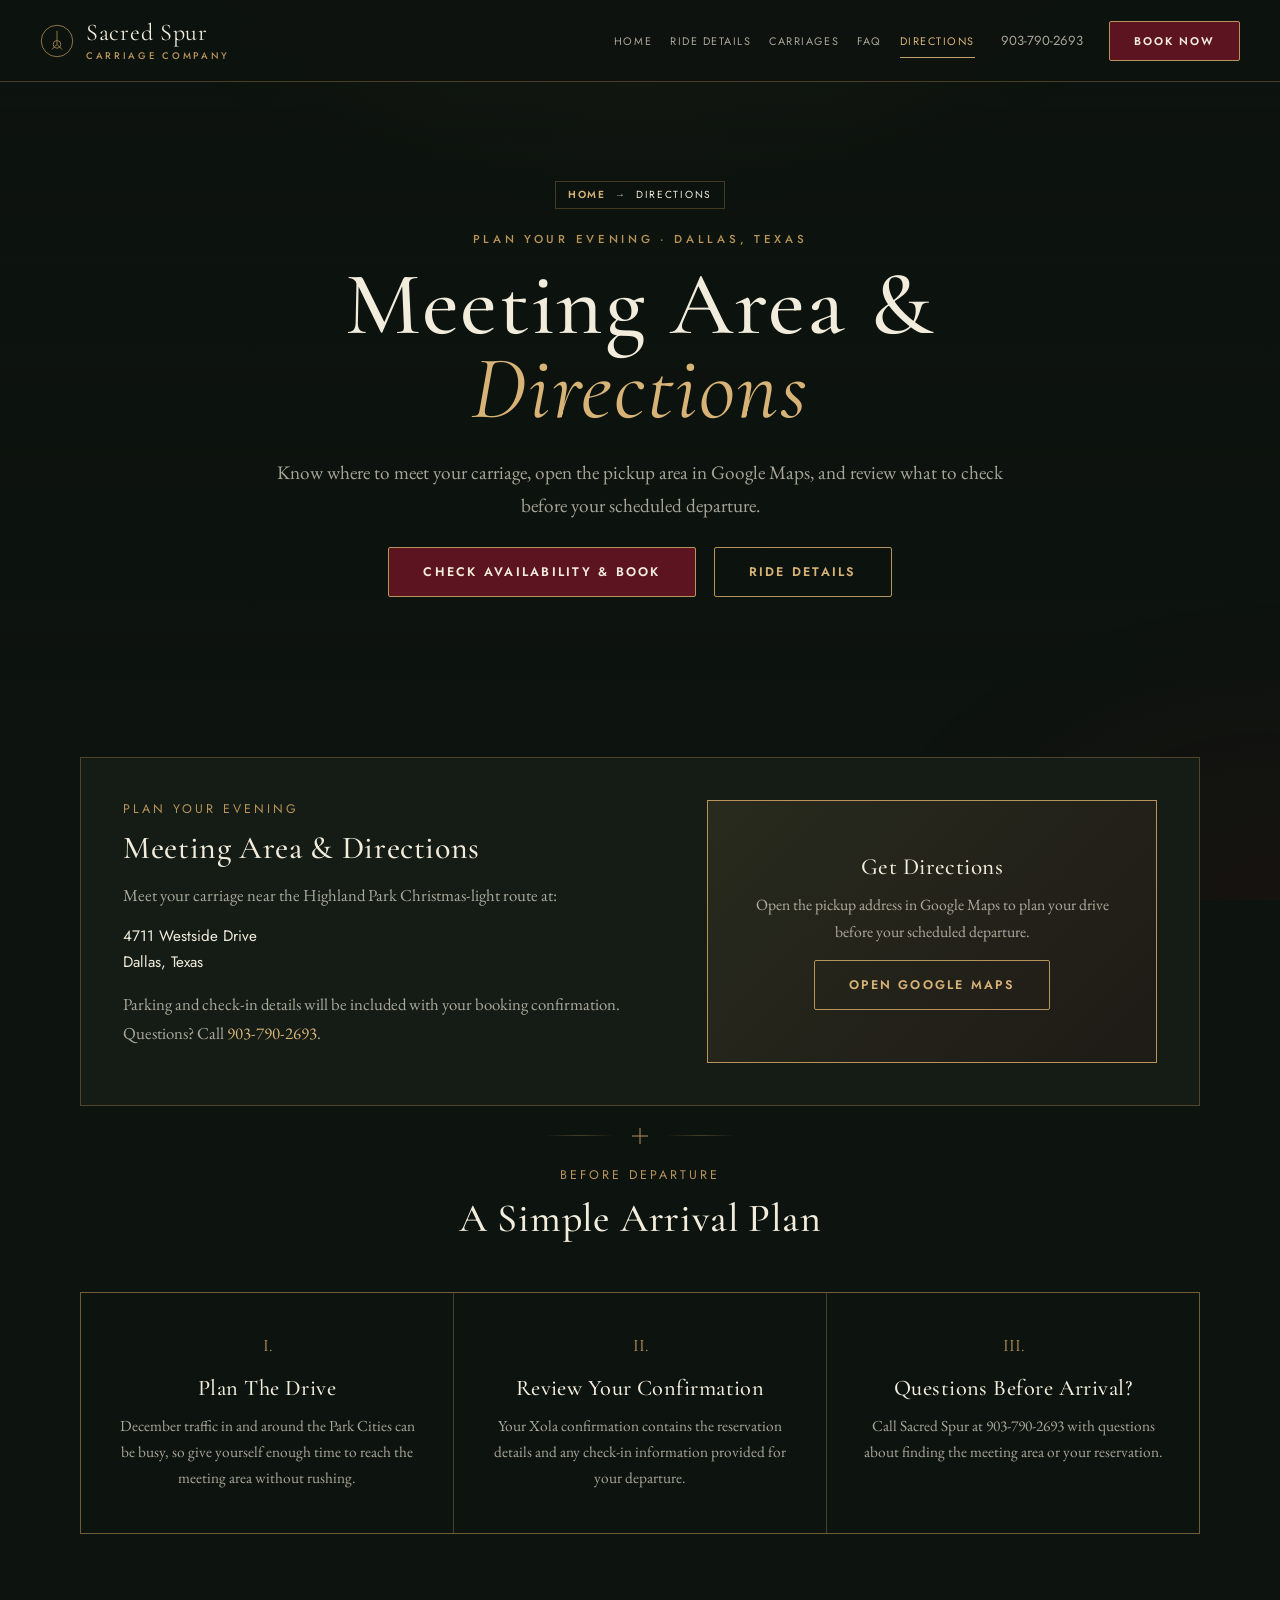
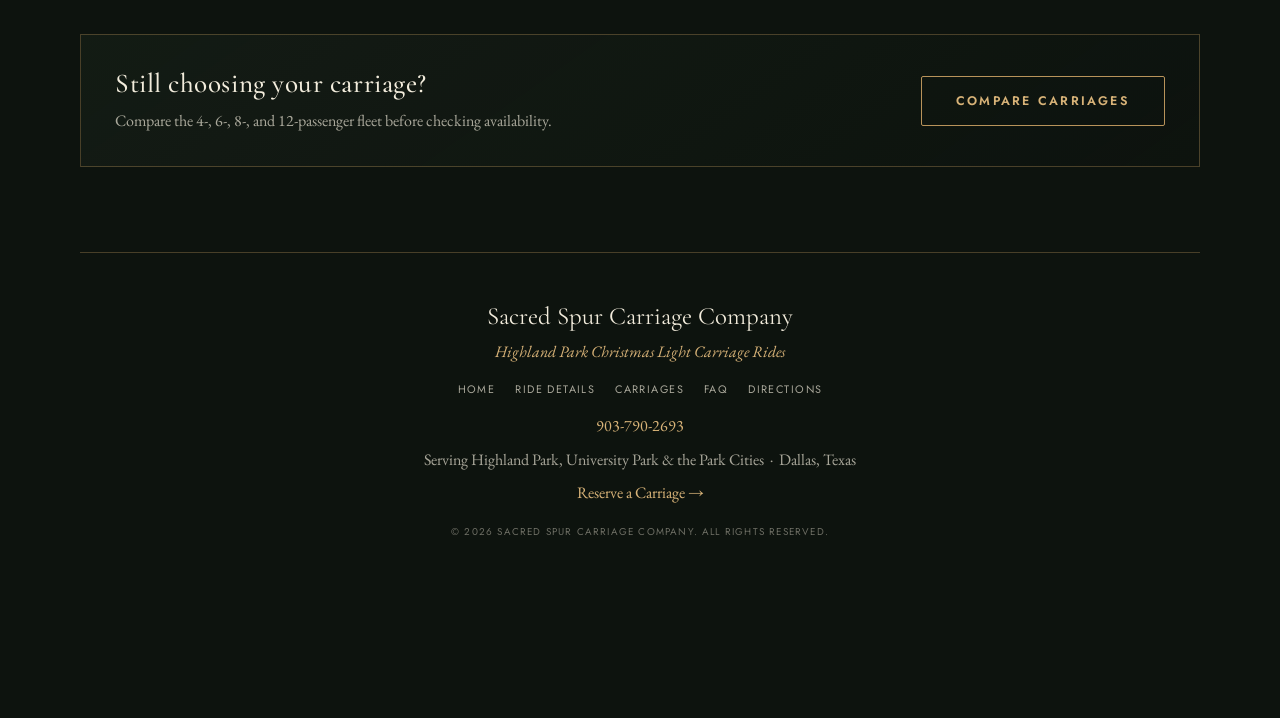
<file: directions/index.html>
<!DOCTYPE html><html lang="en">
<head>
<!-- Google Tag Manager -->
<script>(function(w,d,s,l,i){w[l]=w[l]||[];w[l].push({'gtm.start':
new Date().getTime(),event:'gtm.js'});var f=d.getElementsByTagName(s)[0],
j=d.createElement(s),dl=l!='dataLayer'?'&l='+l:'';j.async=true;j.src=
'https://www.googletagmanager.com/gtm.js?id='+i+dl;f.parentNode.insertBefore(j,f);
})(window,document,'script','dataLayer','GTM-5GK5LZ2C');</script>
<!-- End Google Tag Manager -->

<!-- Google Ads base tag — preserve current Sacred Spur tracking -->
<script async src="https://www.googletagmanager.com/gtag/js?id=AW-18485195110"></script>
<script>
  window.dataLayer = window.dataLayer || [];
  function gtag(){dataLayer.push(arguments);}
  gtag('js', new Date());
  gtag('config', 'AW-18485195110');
</script>

<meta charset="UTF-8">
<meta name="viewport" content="width=device-width, initial-scale=1.0">
<title>Meeting Area &amp; Directions | Highland Park Carriage Rides</title>
<meta name="description" content="Meeting area and directions for Sacred Spur Highland Park Christmas carriage rides at 4711 Westside Drive in Dallas, Texas.">
<meta name="robots" content="index, follow">
<link rel="canonical" href="https://highlandparklights.com/directions/">

<meta property="og:title" content="Meeting Area &amp; Directions | Highland Park Carriage Rides">
<meta property="og:description" content="Meeting area and directions for Sacred Spur Highland Park Christmas carriage rides at 4711 Westside Drive in Dallas, Texas.">
<meta property="og:type" content="website">
<meta property="og:url" content="https://highlandparklights.com/directions/">
<meta property="og:image" content="https://highlandparklights.com/highland-park-8-passenger-christmas-carriage.png">
<meta property="og:locale" content="en_US">
<meta property="og:site_name" content="Highland Park Lights · Sacred Spur Carriage Company">

<meta name="twitter:card" content="summary_large_image">
<meta name="twitter:title" content="Meeting Area &amp; Directions | Highland Park Carriage Rides">
<meta name="twitter:description" content="Meeting area and directions for Sacred Spur Highland Park Christmas carriage rides at 4711 Westside Drive in Dallas, Texas.">
<meta name="twitter:image" content="https://highlandparklights.com/highland-park-8-passenger-christmas-carriage.png">

<script type="application/ld+json">{"@context":"https://schema.org","@type":"BreadcrumbList","itemListElement":[{"@type":"ListItem","position":1,"name":"Home","item":"https://highlandparklights.com/"},{"@type":"ListItem","position":2,"name":"Directions","item":"https://highlandparklights.com/directions/"}]}</script>
<script type="application/ld+json">{"@context":"https://schema.org","@type":"Place","name":"Sacred Spur Highland Park Christmas Carriage Meeting Area","url":"https://highlandparklights.com/directions/","address":{"@type":"PostalAddress","streetAddress":"4711 Westside Drive","addressLocality":"Dallas","addressRegion":"TX","addressCountry":"US"}}</script>

<link rel="preconnect" href="https://fonts.googleapis.com">
<link rel="preconnect" href="https://fonts.gstatic.com" crossorigin>
<link href="https://fonts.googleapis.com/css2?family=Cormorant+Garamond:ital,wght@0,400;0,500;0,600;1,400&family=EB+Garamond:ital,wght@0,400;0,500;1,400&family=Jost:wght@400;500;600&display=swap" rel="stylesheet">
<link rel="stylesheet" href="../assets/site.css">
<script>
(function () {
  var checkoutScript = document.createElement('script');
  checkoutScript.async = true;
  checkoutScript.src = 'https://xola.com/checkout.js';
  var firstScript = document.getElementsByTagName('script')[0];
  firstScript.parentNode.insertBefore(checkoutScript, firstScript);
}());
</script>
<script defer src="../assets/site.js"></script>
</head>
<body>
<noscript><iframe src="https://www.googletagmanager.com/ns.html?id=GTM-5GK5LZ2C"
height="0" width="0" style="display:none;visibility:hidden"></iframe></noscript>
<div class="bg-texture"></div>
<nav aria-label="Primary">
  <div class="nav-content">
    <a class="brand-link" href="../" aria-label="Sacred Spur Carriage Company home">
      <svg class="spur-mark" viewBox="0 0 40 40" fill="none" xmlns="http://www.w3.org/2000/svg" aria-hidden="true">
<circle cx="20" cy="20" r="18.5" stroke="#b8935a" stroke-width="1"/>
<path d="M20 8 L20 24 M20 24 L14 30 M20 24 L26 30" stroke="#b8935a" stroke-width="1"/>
<circle cx="20" cy="24" r="4.5" stroke="#b8935a" stroke-width="1"/></svg>
      <div class="brand"><div>Sacred Spur<small>Carriage Company</small></div></div>
    </a>
    <div class="nav-right">
      <span class="nav-current-label" aria-hidden="true">Directions</span>
      <button class="menu-toggle" type="button" aria-controls="primary-menu" aria-expanded="false" aria-label="Open site navigation">
        <span></span><span></span><span></span><span class="sr-only">Menu</span>
      </button>
      <div class="site-menu" id="primary-menu"><a href="../">Home</a><a href="../ride-details/">Ride Details</a><a href="../carriages/">Carriages</a><a href="../faq/">FAQ</a><a href="../directions/" aria-current="page">Directions</a></div>
      <div class="contact-info"><a href="tel:903-790-2693" data-track="phone-click">903-790-2693</a></div>
      <a href="https://x2-checkout.xola.app/flows/mvp?button=64501fc80d4d0f3dbd657a30" target="_blank" rel="noopener" class="btn btn-book btn-nav xola-checkout"
         data-button-id="64501fc80d4d0f3dbd657a30" data-track="book-now" data-placement="navigation">Book Now</a>
    </div>
  </div>
</nav>
<div class="page-hero">
  <div class="page-hero-bg" style="background-image:linear-gradient(rgba(13,19,14,.30),rgba(13,19,14,.72)),url('https://highlandparklights.com/highland-park-8-passenger-christmas-carriage.png');"></div>
  <div class="page-hero-overlay">
    <div class="breadcrumb"><a href="../">Home</a><span aria-hidden="true">→</span><span class="crumb-current">Directions</span></div>
    <div class="eyebrow">Plan Your Evening · Dallas, Texas</div>
    <h1>Meeting Area &<br><em>Directions</em></h1>
    <p class="subtitle">Know where to meet your carriage, open the pickup area in Google Maps, and review what to check before your scheduled departure.</p>
    <div class="hero-ctas">
      <a href="https://x2-checkout.xola.app/flows/mvp?button=64501fc80d4d0f3dbd657a30" target="_blank" rel="noopener" class="btn btn-book xola-checkout"
         data-button-id="64501fc80d4d0f3dbd657a30" data-track="book-now" data-placement="hero">Check Availability &amp; Book</a>
      <a href="../ride-details/" class="btn btn-outline">Ride Details</a>
    </div>
  </div>
</div>
<div class="container">
  <section class="meeting-area" style="margin-top:74px;" aria-labelledby="meeting-area-title">
    <div>
      <div class="section-sub" style="text-align:left;">Plan Your Evening</div>
      <h2 id="meeting-area-title">Meeting Area &amp; Directions</h2>
      <p>Meet your carriage near the Highland Park Christmas-light route at:</p>
      <address class="meeting-address">4711 Westside Drive<br>Dallas, Texas</address>
      <p style="margin-top:14px;">Parking and check-in details will be included with your booking confirmation. Questions? Call <a href="tel:903-790-2693" data-track="phone-click" style="color:var(--brass-bright);text-decoration:none;">903-790-2693</a>.</p>
    </div>
    <div class="directions-card">
      <h3>Get Directions</h3>
      <p>Open the pickup address in Google Maps to plan your drive before your scheduled departure.</p>
      <a href="https://www.google.com/maps/search/?api=1&amp;query=4711+Westside+Drive+Dallas+TX"
         target="_blank" rel="noopener" class="btn btn-outline" data-track="directions">Open Google Maps</a>
    </div>
  </section>

  <div class="spur-divider"><span class="line"></span><svg width="16" height="16" viewBox="0 0 16 16" aria-hidden="true"><path d="M8 0 L8 16 M0 8 L16 8" stroke="#b8935a" stroke-width="1"/></svg><span class="line"></span></div>

  <div class="section-sub">Before Departure</div>
  <h2 class="section-title">A Simple Arrival Plan</h2>
  <div class="features">
    <div class="feature-card"><div class="num">I.</div><h3>Plan The Drive</h3><p>December traffic in and around the Park Cities can be busy, so give yourself enough time to reach the meeting area without rushing.</p></div>
    <div class="feature-card"><div class="num">II.</div><h3>Review Your Confirmation</h3><p>Your Xola confirmation contains the reservation details and any check-in information provided for your departure.</p></div>
    <div class="feature-card"><div class="num">III.</div><h3>Questions Before Arrival?</h3><p>Call Sacred Spur at 903-790-2693 with questions about finding the meeting area or your reservation.</p></div>
  </div>

  <div class="page-cta-band">
    <div><h3>Still choosing your carriage?</h3><p>Compare the 4-, 6-, 8-, and 12-passenger fleet before checking availability.</p></div>
    <a href="../carriages/" class="btn btn-outline">Compare Carriages</a>
  </div>
  <footer>
  <div class="brand-line">Sacred Spur Carriage Company</div>
  <p style="font-style:italic; color:var(--brass-bright); margin-bottom:14px;">Highland Park Christmas Light Carriage Rides</p>
  <div class="footer-links">
    <a href="../">Home</a>
    <a href="../ride-details/">Ride Details</a>
    <a href="../carriages/">Carriages</a>
    <a href="../faq/">FAQ</a>
    <a href="../directions/">Directions</a>
  </div>
  <p><a href="tel:903-790-2693" data-track="phone-click">903-790-2693</a></p>
  <p>Serving Highland Park, University Park &amp; the Park Cities &nbsp;·&nbsp; Dallas, Texas</p>
  <p><a href="https://x2-checkout.xola.app/flows/mvp?button=64501fc80d4d0f3dbd657a30" target="_blank" rel="noopener" class="xola-checkout"
        data-button-id="64501fc80d4d0f3dbd657a30" data-track="book-now" data-placement="footer">Reserve a Carriage →</a></p>
  <p class="legal">&copy; 2026 Sacred Spur Carriage Company. All rights reserved.</p>
</footer>
<div class="mobile-book-bar">
  <a href="https://x2-checkout.xola.app/flows/mvp?button=64501fc80d4d0f3dbd657a30" target="_blank" rel="noopener" class="btn btn-book xola-checkout"
     data-button-id="64501fc80d4d0f3dbd657a30" data-track="book-now" data-placement="mobile-sticky">Book Now</a>
</div>
</div>
</body></html>
</file>
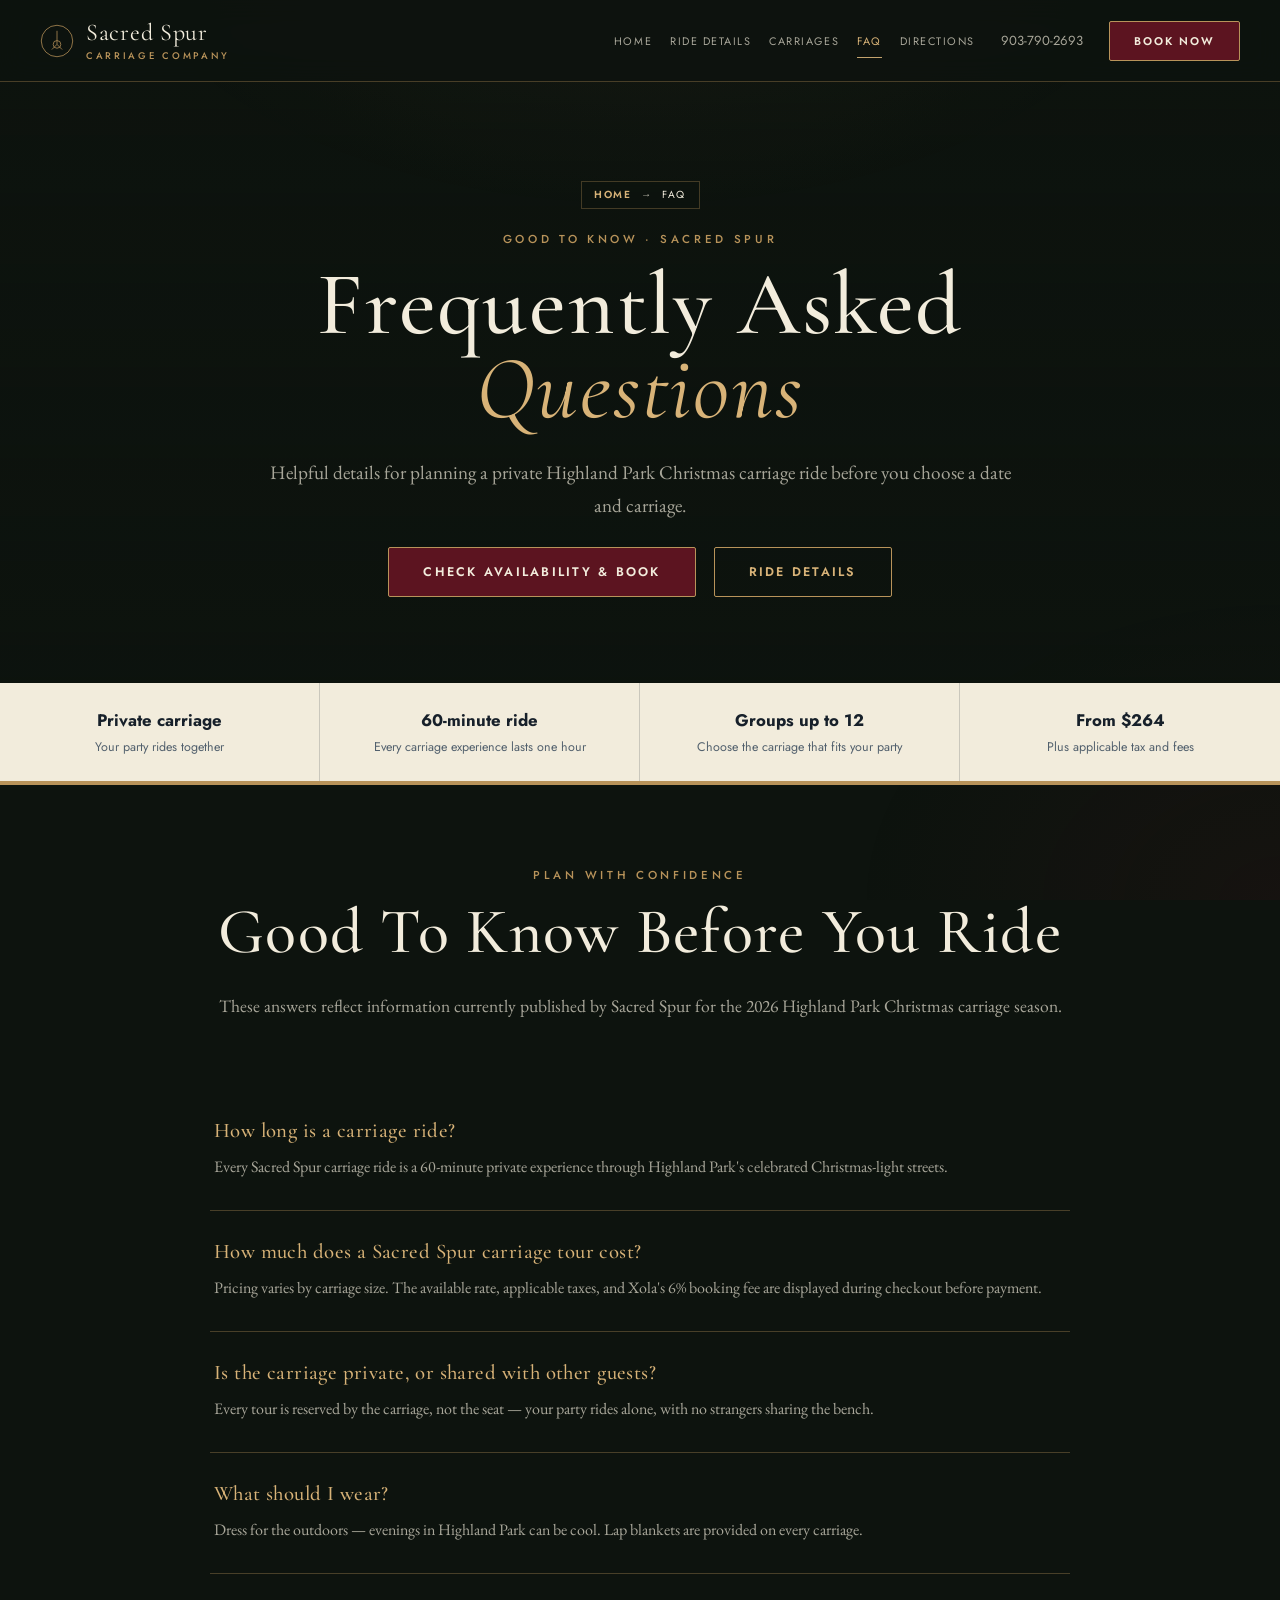
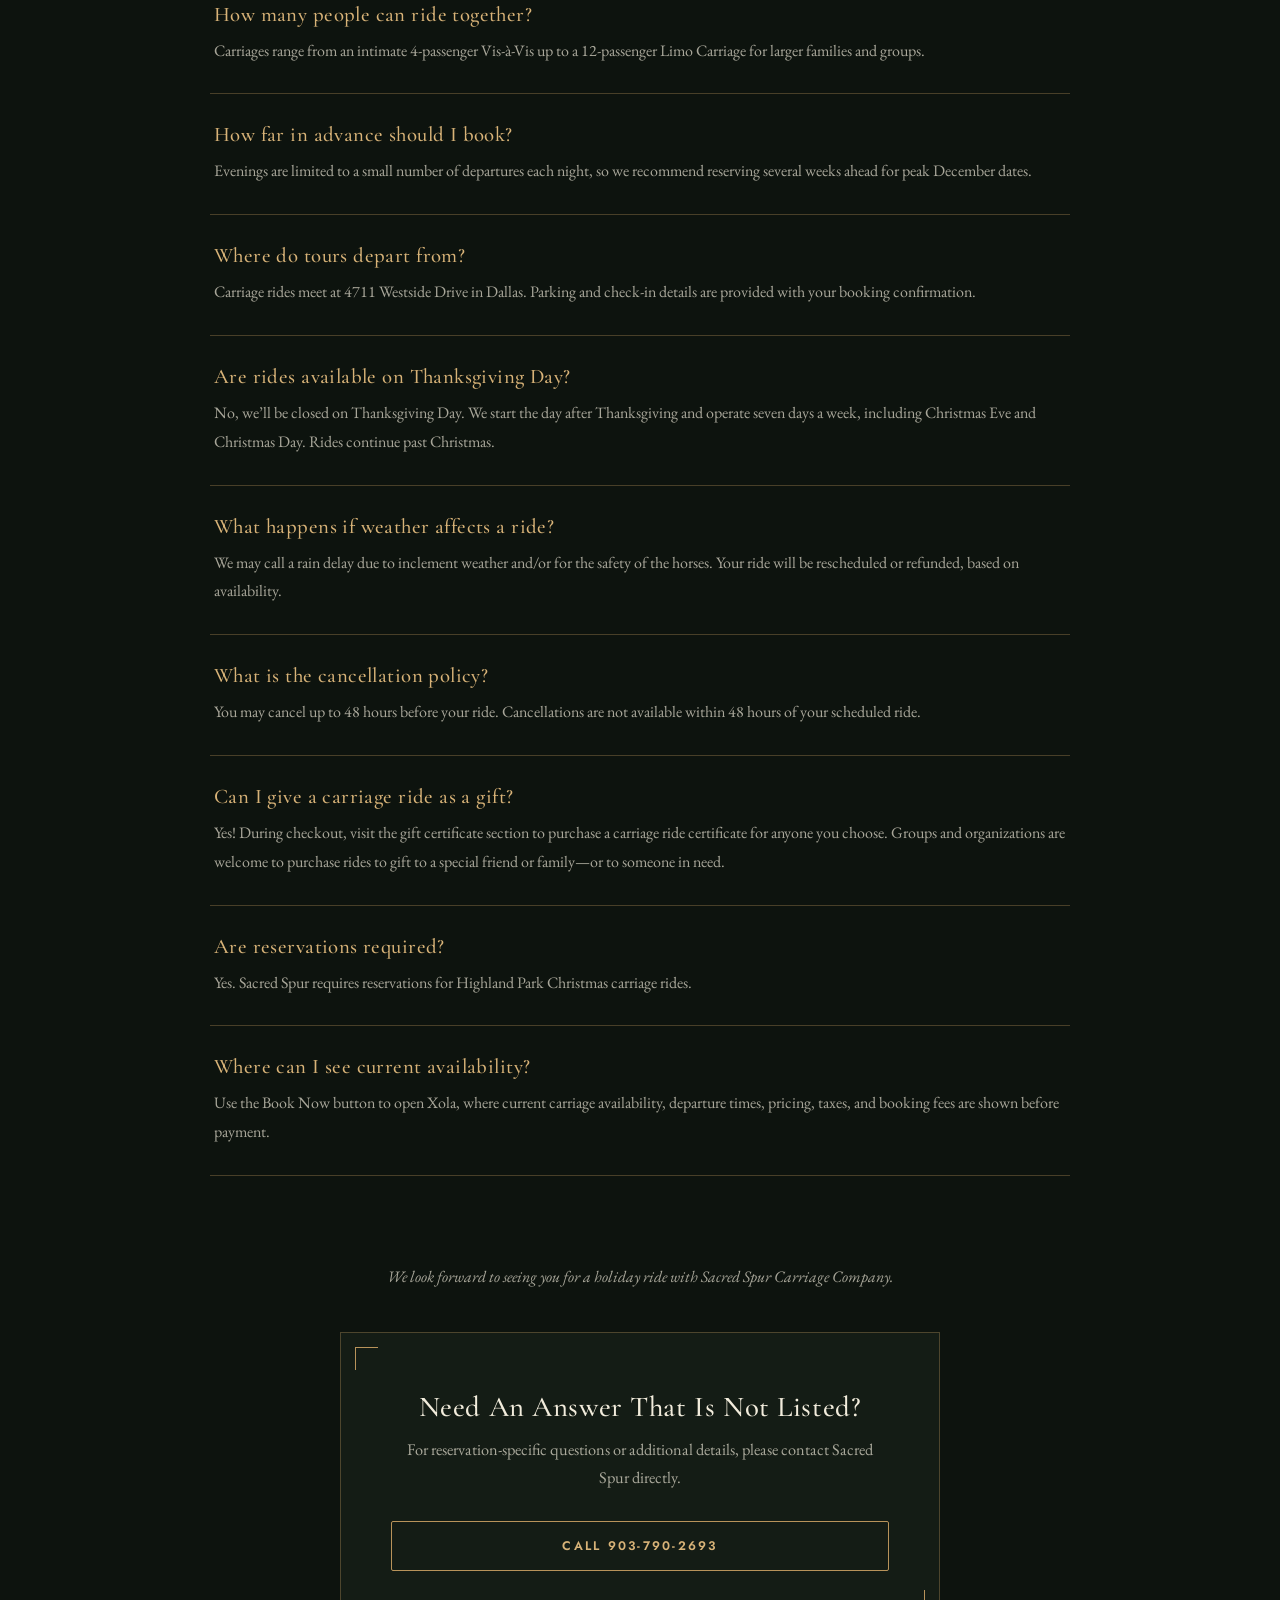
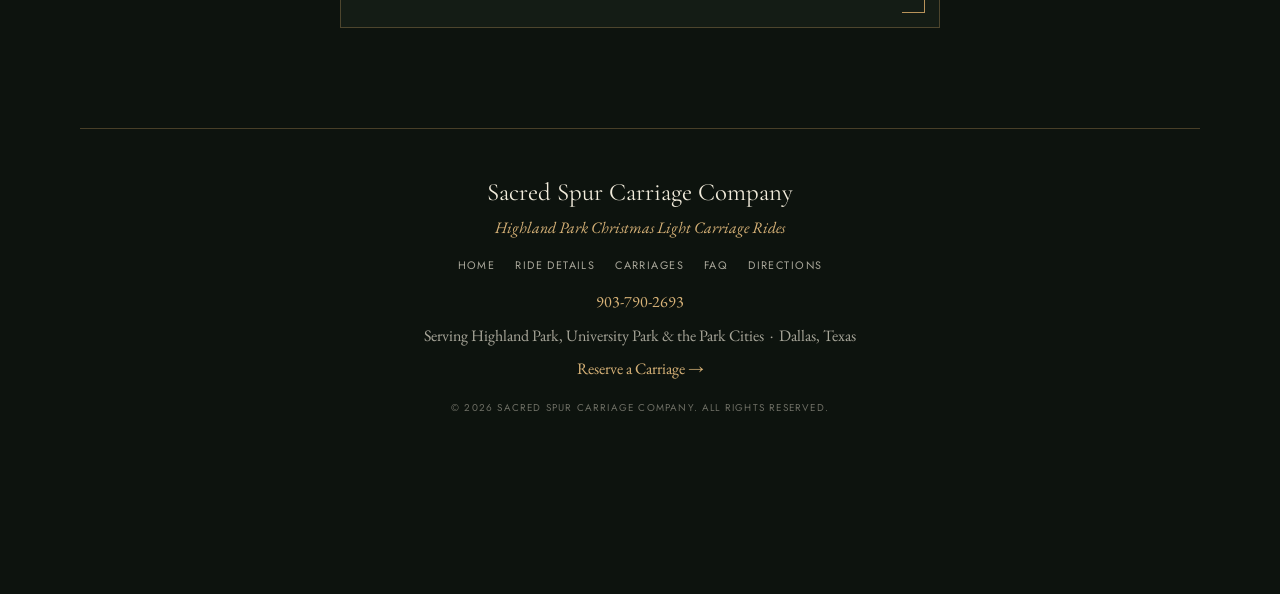
<file: faq/index.html>
<!DOCTYPE html><html lang="en">
<head>
<!-- Google Tag Manager -->
<script>(function(w,d,s,l,i){w[l]=w[l]||[];w[l].push({'gtm.start':
new Date().getTime(),event:'gtm.js'});var f=d.getElementsByTagName(s)[0],
j=d.createElement(s),dl=l!='dataLayer'?'&l='+l:'';j.async=true;j.src=
'https://www.googletagmanager.com/gtm.js?id='+i+dl;f.parentNode.insertBefore(j,f);
})(window,document,'script','dataLayer','GTM-5GK5LZ2C');</script>
<!-- End Google Tag Manager -->

<!-- Google Ads base tag — preserve current Sacred Spur tracking -->
<script async src="https://www.googletagmanager.com/gtag/js?id=AW-18485195110"></script>
<script>
  window.dataLayer = window.dataLayer || [];
  function gtag(){dataLayer.push(arguments);}
  gtag('js', new Date());
  gtag('config', 'AW-18485195110');
</script>

<meta charset="UTF-8">
<meta name="viewport" content="width=device-width, initial-scale=1.0">
<title>Highland Park Carriage Ride FAQ | Sacred Spur</title>
<meta name="description" content="Answers about Sacred Spur Highland Park Christmas carriage rides, including ride length, pricing, private rides, group size, clothing, reservations and meeting location.">
<meta name="robots" content="index, follow">
<link rel="canonical" href="https://highlandparklights.com/faq/">

<meta property="og:title" content="Highland Park Carriage Ride FAQ | Sacred Spur">
<meta property="og:description" content="Answers about Sacred Spur Highland Park Christmas carriage rides, including ride length, pricing, private rides, group size, clothing, reservations and meeting location.">
<meta property="og:type" content="website">
<meta property="og:url" content="https://highlandparklights.com/faq/">
<meta property="og:image" content="https://highlandparklights.com/highland-park-4-passenger-christmas-carriage.png">
<meta property="og:locale" content="en_US">
<meta property="og:site_name" content="Highland Park Lights · Sacred Spur Carriage Company">

<meta name="twitter:card" content="summary_large_image">
<meta name="twitter:title" content="Highland Park Carriage Ride FAQ | Sacred Spur">
<meta name="twitter:description" content="Answers about Sacred Spur Highland Park Christmas carriage rides, including ride length, pricing, private rides, group size, clothing, reservations and meeting location.">
<meta name="twitter:image" content="https://highlandparklights.com/highland-park-4-passenger-christmas-carriage.png">

<script type="application/ld+json">{"@context":"https://schema.org","@type":"BreadcrumbList","itemListElement":[{"@type":"ListItem","position":1,"name":"Home","item":"https://highlandparklights.com/"},{"@type":"ListItem","position":2,"name":"FAQ","item":"https://highlandparklights.com/faq/"}]}</script>
<script type="application/ld+json">{"@context":"https://schema.org","@type":"FAQPage","mainEntity":[{"@type":"Question","name":"How long is a carriage ride?","acceptedAnswer":{"@type":"Answer","text":"Every Sacred Spur carriage ride is a 60-minute private experience through Highland Park's celebrated Christmas-light streets."}},{"@type":"Question","name":"How much does a Sacred Spur carriage tour cost?","acceptedAnswer":{"@type":"Answer","text":"Pricing varies by carriage size. The available rate, applicable taxes, and Xola's 6% booking fee are displayed during checkout before payment."}},{"@type":"Question","name":"Is the carriage private, or shared with other guests?","acceptedAnswer":{"@type":"Answer","text":"Every tour is reserved by the carriage, not the seat — your party rides alone, with no strangers sharing the bench."}},{"@type":"Question","name":"What should I wear?","acceptedAnswer":{"@type":"Answer","text":"Dress for the outdoors — evenings in Highland Park can be cool. Lap blankets are provided on every carriage."}},{"@type":"Question","name":"How many people can ride together?","acceptedAnswer":{"@type":"Answer","text":"Carriages range from an intimate 4-passenger Vis-à-Vis up to a 12-passenger Limo Carriage for larger families and groups."}},{"@type":"Question","name":"How far in advance should I book?","acceptedAnswer":{"@type":"Answer","text":"Evenings are limited to a small number of departures each night, so we recommend reserving several weeks ahead for peak December dates."}},{"@type":"Question","name":"Where do tours depart from?","acceptedAnswer":{"@type":"Answer","text":"Carriage rides meet at 4711 Westside Drive in Dallas. Parking and check-in details are provided with your booking confirmation."}},{"@type":"Question","name":"Are reservations required?","acceptedAnswer":{"@type":"Answer","text":"Yes. Sacred Spur requires reservations for Highland Park Christmas carriage rides."}},{"@type":"Question","name":"Where can I see current availability?","acceptedAnswer":{"@type":"Answer","text":"Use the Book Now button to open Xola, where current carriage availability, departure times, pricing, taxes, and booking fees are shown before payment."}},{"@type":"Question","name":"Are rides available on Thanksgiving Day?","acceptedAnswer":{"@type":"Answer","text":"No, we’ll be closed on Thanksgiving Day. We start the day after Thanksgiving and operate seven days a week, including Christmas Eve and Christmas Day. Rides continue past Christmas."}},{"@type":"Question","name":"What happens if weather affects a ride?","acceptedAnswer":{"@type":"Answer","text":"We may call a rain delay due to inclement weather and/or for the safety of the horses. Your ride will be rescheduled or refunded, based on availability."}},{"@type":"Question","name":"What is the cancellation policy?","acceptedAnswer":{"@type":"Answer","text":"You may cancel up to 48 hours before your ride. Cancellations are not available within 48 hours of your scheduled ride."}},{"@type":"Question","name":"Can I give a carriage ride as a gift?","acceptedAnswer":{"@type":"Answer","text":"Yes! During checkout, visit the gift certificate section to purchase a carriage ride certificate for anyone you choose. Groups and organizations are welcome to purchase rides to gift to a special friend or family—or to someone in need."}}]}</script>

<link rel="preconnect" href="https://fonts.googleapis.com">
<link rel="preconnect" href="https://fonts.gstatic.com" crossorigin>
<link href="https://fonts.googleapis.com/css2?family=Cormorant+Garamond:ital,wght@0,400;0,500;0,600;1,400&family=EB+Garamond:ital,wght@0,400;0,500;1,400&family=Jost:wght@400;500;600&display=swap" rel="stylesheet">
<link rel="stylesheet" href="../assets/site.css">
<script>
(function () {
  var checkoutScript = document.createElement('script');
  checkoutScript.async = true;
  checkoutScript.src = 'https://xola.com/checkout.js';
  var firstScript = document.getElementsByTagName('script')[0];
  firstScript.parentNode.insertBefore(checkoutScript, firstScript);
}());
</script>
<script defer src="../assets/site.js"></script>
</head>
<body>
<noscript><iframe src="https://www.googletagmanager.com/ns.html?id=GTM-5GK5LZ2C"
height="0" width="0" style="display:none;visibility:hidden"></iframe></noscript>
<div class="bg-texture"></div>
<nav aria-label="Primary">
  <div class="nav-content">
    <a class="brand-link" href="../" aria-label="Sacred Spur Carriage Company home">
      <svg class="spur-mark" viewBox="0 0 40 40" fill="none" xmlns="http://www.w3.org/2000/svg" aria-hidden="true">
<circle cx="20" cy="20" r="18.5" stroke="#b8935a" stroke-width="1"/>
<path d="M20 8 L20 24 M20 24 L14 30 M20 24 L26 30" stroke="#b8935a" stroke-width="1"/>
<circle cx="20" cy="24" r="4.5" stroke="#b8935a" stroke-width="1"/></svg>
      <div class="brand"><div>Sacred Spur<small>Carriage Company</small></div></div>
    </a>
    <div class="nav-right">
      <span class="nav-current-label" aria-hidden="true">FAQ</span>
      <button class="menu-toggle" type="button" aria-controls="primary-menu" aria-expanded="false" aria-label="Open site navigation">
        <span></span><span></span><span></span><span class="sr-only">Menu</span>
      </button>
      <div class="site-menu" id="primary-menu"><a href="../">Home</a><a href="../ride-details/">Ride Details</a><a href="../carriages/">Carriages</a><a href="../faq/" aria-current="page">FAQ</a><a href="../directions/">Directions</a></div>
      <div class="contact-info"><a href="tel:903-790-2693" data-track="phone-click">903-790-2693</a></div>
      <a href="https://x2-checkout.xola.app/flows/mvp?button=64501fc80d4d0f3dbd657a30" target="_blank" rel="noopener" class="btn btn-book btn-nav xola-checkout"
         data-button-id="64501fc80d4d0f3dbd657a30" data-track="book-now" data-placement="navigation">Book Now</a>
    </div>
  </div>
</nav>
<div class="page-hero">
  <div class="page-hero-bg" style="background-image:linear-gradient(rgba(13,19,14,.30),rgba(13,19,14,.72)),url('https://highlandparklights.com/highland-park-4-passenger-christmas-carriage.png');"></div>
  <div class="page-hero-overlay">
    <div class="breadcrumb"><a href="../">Home</a><span aria-hidden="true">→</span><span class="crumb-current">FAQ</span></div>
    <div class="eyebrow">Good To Know · Sacred Spur</div>
    <h1>Frequently Asked<br><em>Questions</em></h1>
    <p class="subtitle">Helpful details for planning a private Highland Park Christmas carriage ride before you choose a date and carriage.</p>
    <div class="hero-ctas">
      <a href="https://x2-checkout.xola.app/flows/mvp?button=64501fc80d4d0f3dbd657a30" target="_blank" rel="noopener" class="btn btn-book xola-checkout"
         data-button-id="64501fc80d4d0f3dbd657a30" data-track="book-now" data-placement="hero">Check Availability &amp; Book</a>
      <a href="../ride-details/" class="btn btn-outline">Ride Details</a>
    </div>
  </div>
</div>
<section class="essential-facts" aria-label="Essential booking facts">
  <div class="essential-fact"><strong>Private carriage</strong><span>Your party rides together</span></div>
  <div class="essential-fact"><strong>60-minute ride</strong><span>Every carriage experience lasts one hour</span></div>
  <div class="essential-fact"><strong>Groups up to 12</strong><span>Choose the carriage that fits your party</span></div>
  <div class="essential-fact"><strong>From $264</strong><span>Plus applicable tax and fees</span></div>
</section>
<div class="container">
  <section class="page-intro">
    <div class="eyebrow">Plan With Confidence</div>
    <h2>Good To Know Before You Ride</h2>
    <p>These answers reflect information currently published by Sacred Spur for the 2026 Highland Park Christmas carriage season.</p>
  </section>
  <div class="faq-list"><div class="faq-item"><h3>How long is a carriage ride?</h3><p>Every Sacred Spur carriage ride is a 60-minute private experience through Highland Park's celebrated Christmas-light streets.</p></div><div class="faq-item"><h3>How much does a Sacred Spur carriage tour cost?</h3><p>Pricing varies by carriage size. The available rate, applicable taxes, and Xola's 6% booking fee are displayed during checkout before payment.</p></div><div class="faq-item"><h3>Is the carriage private, or shared with other guests?</h3><p>Every tour is reserved by the carriage, not the seat — your party rides alone, with no strangers sharing the bench.</p></div><div class="faq-item"><h3>What should I wear?</h3><p>Dress for the outdoors — evenings in Highland Park can be cool. Lap blankets are provided on every carriage.</p></div><div class="faq-item"><h3>How many people can ride together?</h3><p>Carriages range from an intimate 4-passenger Vis-à-Vis up to a 12-passenger Limo Carriage for larger families and groups.</p></div><div class="faq-item"><h3>How far in advance should I book?</h3><p>Evenings are limited to a small number of departures each night, so we recommend reserving several weeks ahead for peak December dates.</p></div><div class="faq-item"><h3>Where do tours depart from?</h3><p>Carriage rides meet at 4711 Westside Drive in Dallas. Parking and check-in details are provided with your booking confirmation.</p></div><div class="faq-item"><h3>Are rides available on Thanksgiving Day?</h3><p>No, we’ll be closed on Thanksgiving Day. We start the day after Thanksgiving and operate seven days a week, including Christmas Eve and Christmas Day. Rides continue past Christmas.</p></div><div class="faq-item"><h3>What happens if weather affects a ride?</h3><p>We may call a rain delay due to inclement weather and/or for the safety of the horses. Your ride will be rescheduled or refunded, based on availability.</p></div><div class="faq-item"><h3>What is the cancellation policy?</h3><p>You may cancel up to 48 hours before your ride. Cancellations are not available within 48 hours of your scheduled ride.</p></div><div class="faq-item"><h3>Can I give a carriage ride as a gift?</h3><p>Yes! During checkout, visit the gift certificate section to purchase a carriage ride certificate for anyone you choose. Groups and organizations are welcome to purchase rides to gift to a special friend or family—or to someone in need.</p></div><div class="faq-item"><h3>Are reservations required?</h3><p>Yes. Sacred Spur requires reservations for Highland Park Christmas carriage rides.</p></div><div class="faq-item"><h3>Where can I see current availability?</h3><p>Use the Book Now button to open Xola, where current carriage availability, departure times, pricing, taxes, and booking fees are shown before payment.</p></div></div>
  <p style="text-align:center;color:var(--ivory-dim);margin:30px auto 45px;font-style:italic;">We look forward to seeing you for a holiday ride with Sacred Spur Carriage Company.</p>

  <div class="booking-card">
    <h3>Need An Answer That Is Not Listed?</h3>
    <p class="description">For reservation-specific questions or additional details, please contact Sacred Spur directly.</p>
    <a href="tel:903-790-2693" data-track="phone-click" class="btn btn-outline" style="width:100%;">Call 903-790-2693</a>
  </div>
  <footer>
  <div class="brand-line">Sacred Spur Carriage Company</div>
  <p style="font-style:italic; color:var(--brass-bright); margin-bottom:14px;">Highland Park Christmas Light Carriage Rides</p>
  <div class="footer-links">
    <a href="../">Home</a>
    <a href="../ride-details/">Ride Details</a>
    <a href="../carriages/">Carriages</a>
    <a href="../faq/">FAQ</a>
    <a href="../directions/">Directions</a>
  </div>
  <p><a href="tel:903-790-2693" data-track="phone-click">903-790-2693</a></p>
  <p>Serving Highland Park, University Park &amp; the Park Cities &nbsp;·&nbsp; Dallas, Texas</p>
  <p><a href="https://x2-checkout.xola.app/flows/mvp?button=64501fc80d4d0f3dbd657a30" target="_blank" rel="noopener" class="xola-checkout"
        data-button-id="64501fc80d4d0f3dbd657a30" data-track="book-now" data-placement="footer">Reserve a Carriage →</a></p>
  <p class="legal">&copy; 2026 Sacred Spur Carriage Company. All rights reserved.</p>
</footer>
<div class="mobile-book-bar">
  <a href="https://x2-checkout.xola.app/flows/mvp?button=64501fc80d4d0f3dbd657a30" target="_blank" rel="noopener" class="btn btn-book xola-checkout"
     data-button-id="64501fc80d4d0f3dbd657a30" data-track="book-now" data-placement="mobile-sticky">Book Now</a>
</div>
</div>
</body></html>
</file>
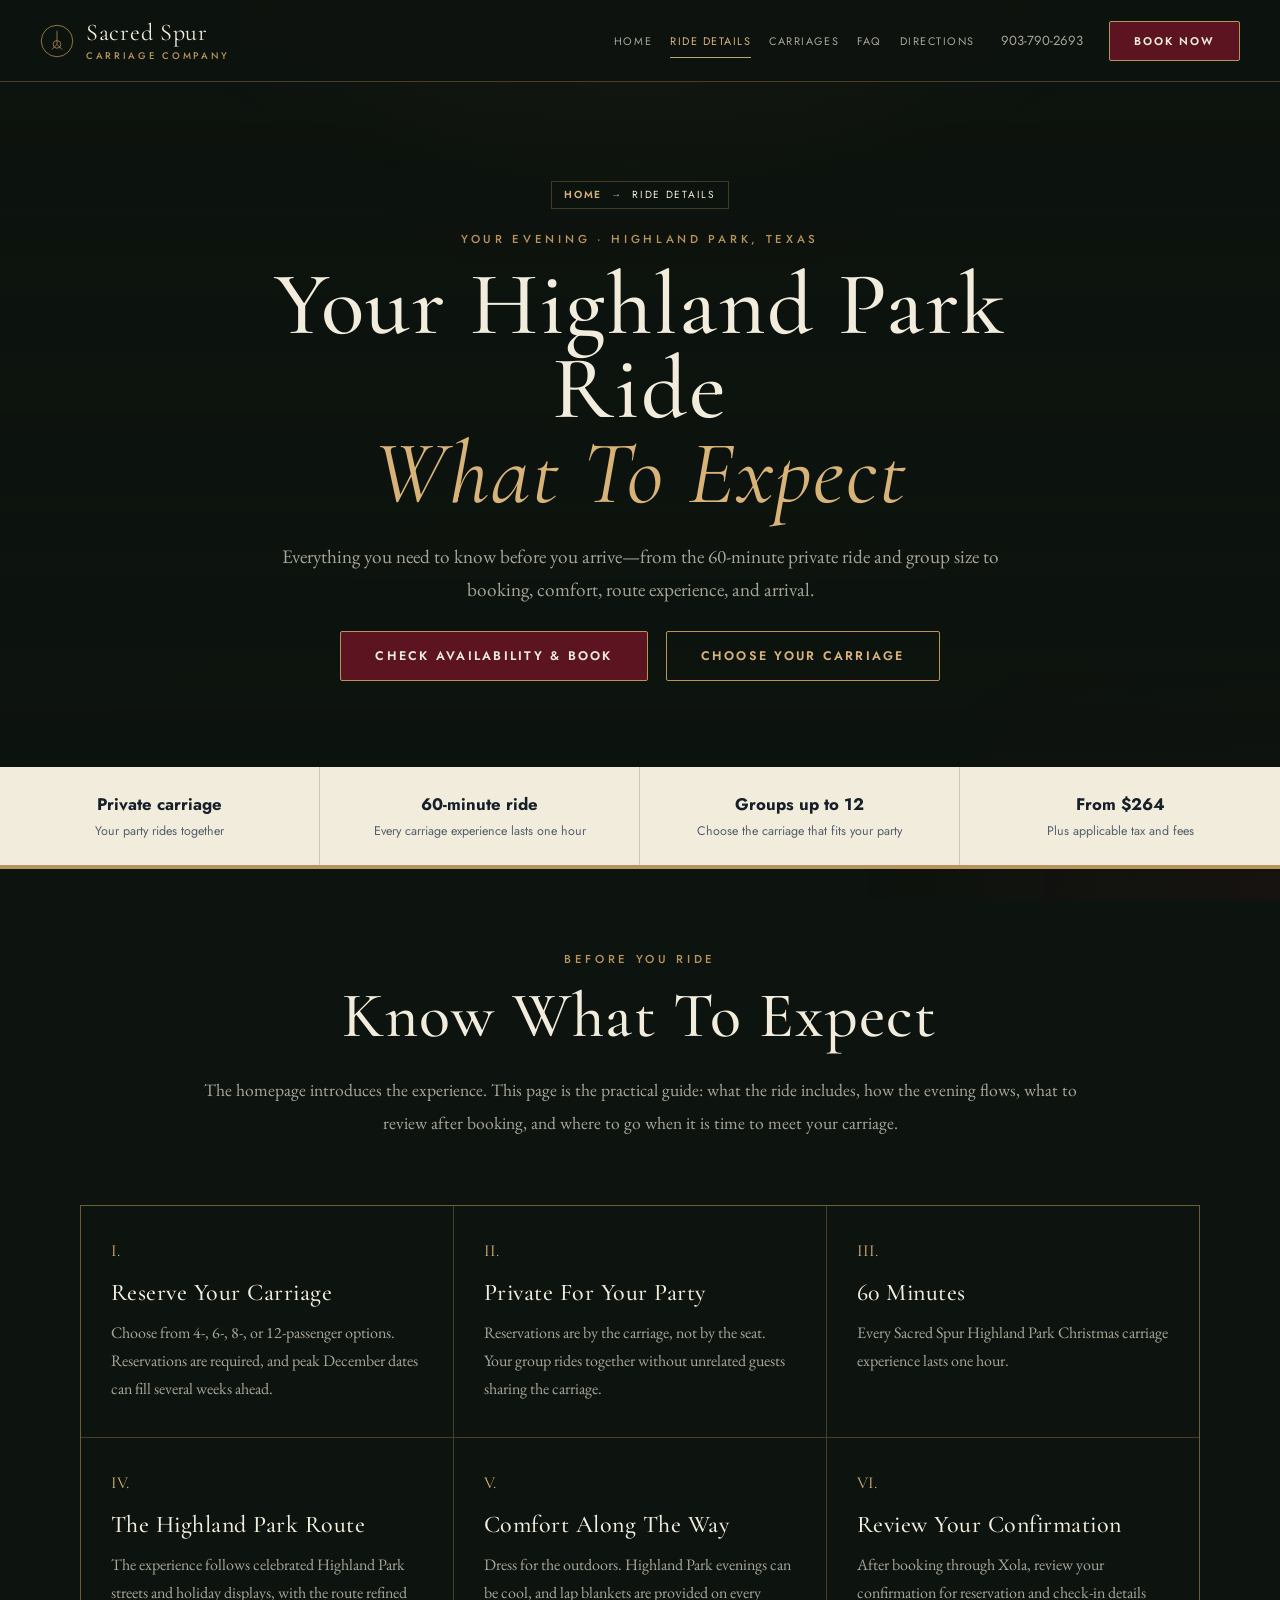
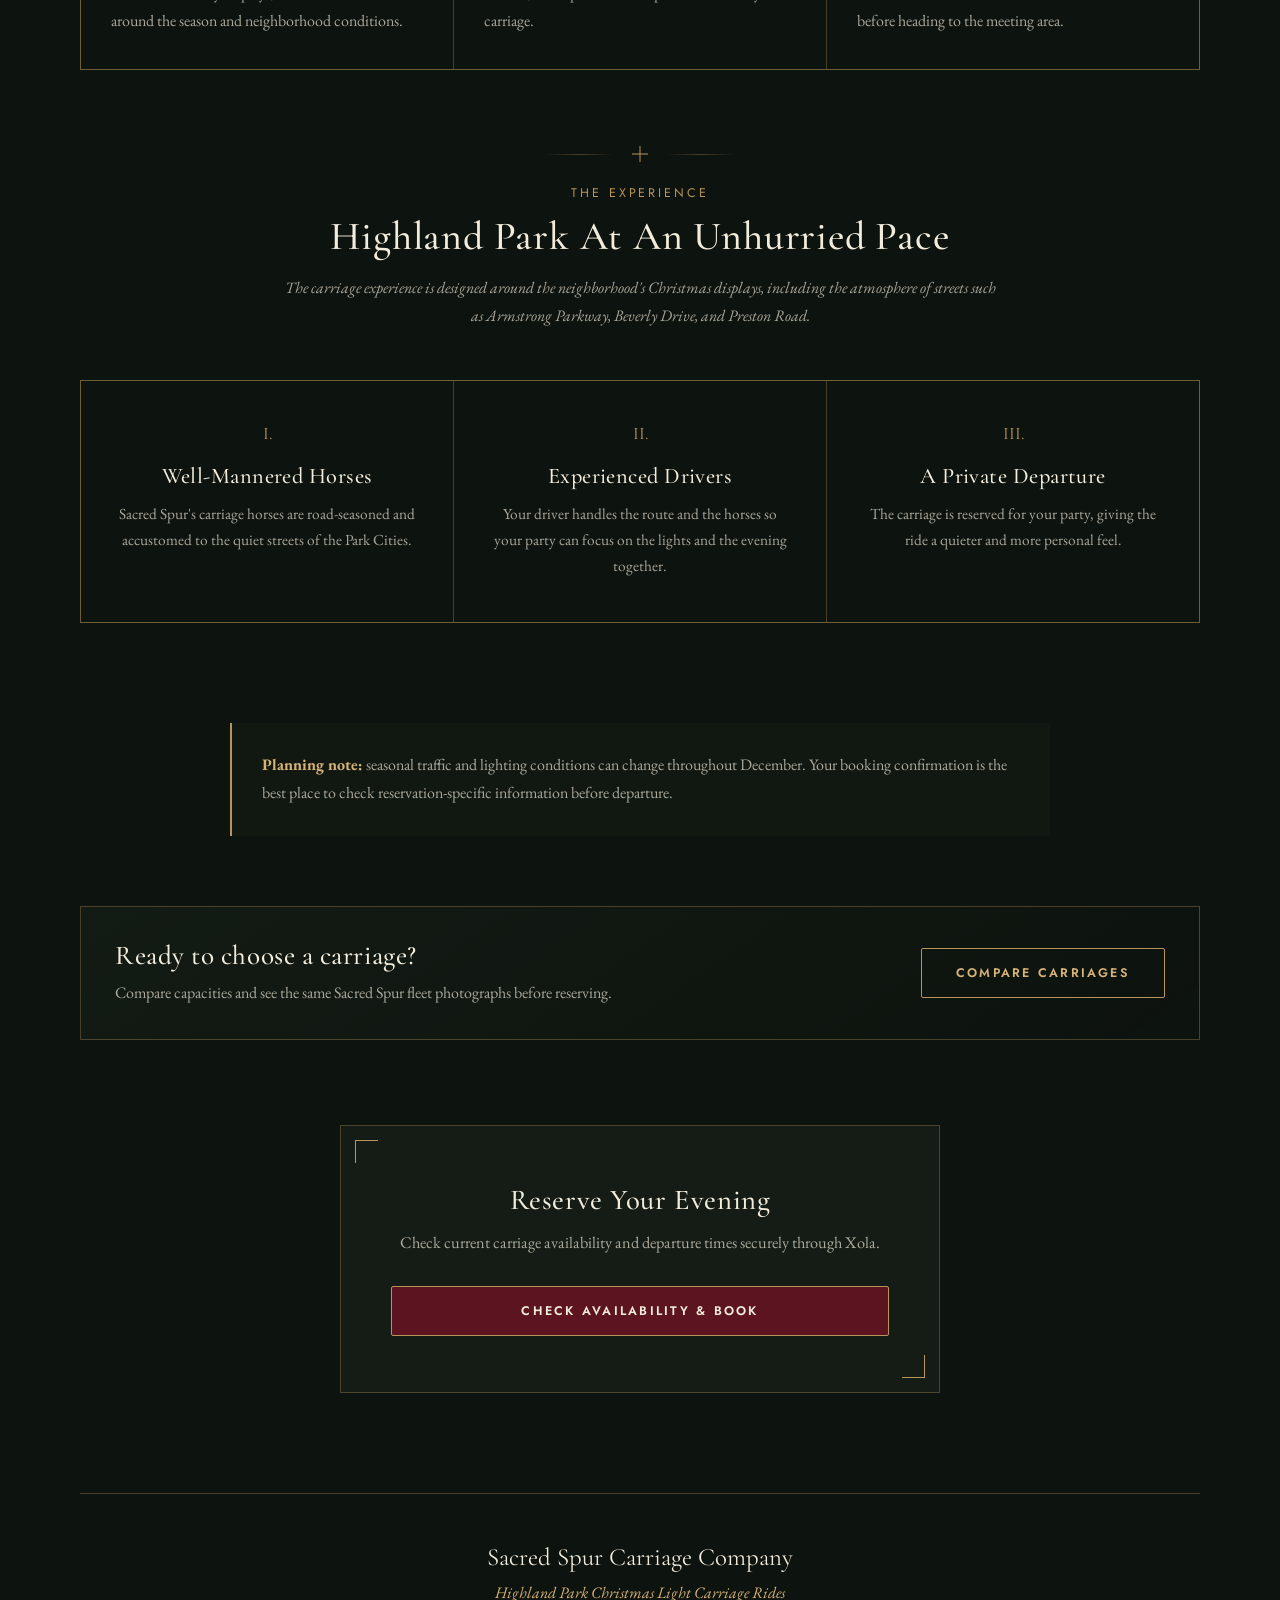
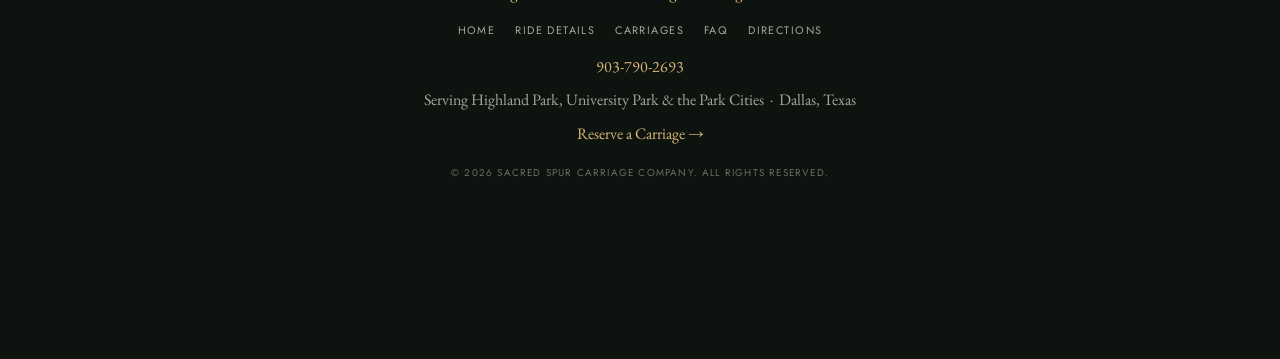
<file: ride-details/index.html>
<!DOCTYPE html><html lang="en">
<head>
<!-- Google Tag Manager -->
<script>(function(w,d,s,l,i){w[l]=w[l]||[];w[l].push({'gtm.start':
new Date().getTime(),event:'gtm.js'});var f=d.getElementsByTagName(s)[0],
j=d.createElement(s),dl=l!='dataLayer'?'&l='+l:'';j.async=true;j.src=
'https://www.googletagmanager.com/gtm.js?id='+i+dl;f.parentNode.insertBefore(j,f);
})(window,document,'script','dataLayer','GTM-5GK5LZ2C');</script>
<!-- End Google Tag Manager -->

<!-- Google Ads base tag — preserve current Sacred Spur tracking -->
<script async src="https://www.googletagmanager.com/gtag/js?id=AW-18485195110"></script>
<script>
  window.dataLayer = window.dataLayer || [];
  function gtag(){dataLayer.push(arguments);}
  gtag('js', new Date());
  gtag('config', 'AW-18485195110');
</script>

<meta charset="UTF-8">
<meta name="viewport" content="width=device-width, initial-scale=1.0">
<title>Ride Details | Highland Park Christmas Carriage Rides</title>
<meta name="description" content="Plan your Sacred Spur Highland Park Christmas carriage ride: 60-minute private rides, group sizes, route experience, booking details and arrival information.">
<meta name="robots" content="index, follow">
<link rel="canonical" href="https://highlandparklights.com/ride-details/">

<meta property="og:title" content="Ride Details | Highland Park Christmas Carriage Rides">
<meta property="og:description" content="Plan your Sacred Spur Highland Park Christmas carriage ride: 60-minute private rides, group sizes, route experience, booking details and arrival information.">
<meta property="og:type" content="website">
<meta property="og:url" content="https://highlandparklights.com/ride-details/">
<meta property="og:image" content="https://highlandparklights.com/highland-park-6-passenger-christmas-carriage.png">
<meta property="og:locale" content="en_US">
<meta property="og:site_name" content="Highland Park Lights · Sacred Spur Carriage Company">

<meta name="twitter:card" content="summary_large_image">
<meta name="twitter:title" content="Ride Details | Highland Park Christmas Carriage Rides">
<meta name="twitter:description" content="Plan your Sacred Spur Highland Park Christmas carriage ride: 60-minute private rides, group sizes, route experience, booking details and arrival information.">
<meta name="twitter:image" content="https://highlandparklights.com/highland-park-6-passenger-christmas-carriage.png">

<script type="application/ld+json">{"@context":"https://schema.org","@type":"BreadcrumbList","itemListElement":[{"@type":"ListItem","position":1,"name":"Home","item":"https://highlandparklights.com/"},{"@type":"ListItem","position":2,"name":"Ride Details","item":"https://highlandparklights.com/ride-details/"}]}</script>
<script type="application/ld+json">{"@context":"https://schema.org","@type":"Service","name":"Highland Park Christmas Carriage Ride Details","url":"https://highlandparklights.com/ride-details/","provider":{"@id":"https://highlandparklights.com/#organization"},"areaServed":{"@type":"Place","name":"Highland Park, Texas"},"description":"Details for Sacred Spur private 60-minute Highland Park Christmas carriage rides."}</script>

<link rel="preconnect" href="https://fonts.googleapis.com">
<link rel="preconnect" href="https://fonts.gstatic.com" crossorigin>
<link href="https://fonts.googleapis.com/css2?family=Cormorant+Garamond:ital,wght@0,400;0,500;0,600;1,400&family=EB+Garamond:ital,wght@0,400;0,500;1,400&family=Jost:wght@400;500;600&display=swap" rel="stylesheet">
<link rel="stylesheet" href="../assets/site.css">
<script>
(function () {
  var checkoutScript = document.createElement('script');
  checkoutScript.async = true;
  checkoutScript.src = 'https://xola.com/checkout.js';
  var firstScript = document.getElementsByTagName('script')[0];
  firstScript.parentNode.insertBefore(checkoutScript, firstScript);
}());
</script>
<script defer src="../assets/site.js"></script>
</head>
<body>
<noscript><iframe src="https://www.googletagmanager.com/ns.html?id=GTM-5GK5LZ2C"
height="0" width="0" style="display:none;visibility:hidden"></iframe></noscript>
<div class="bg-texture"></div>
<nav aria-label="Primary">
  <div class="nav-content">
    <a class="brand-link" href="../" aria-label="Sacred Spur Carriage Company home">
      <svg class="spur-mark" viewBox="0 0 40 40" fill="none" xmlns="http://www.w3.org/2000/svg" aria-hidden="true">
<circle cx="20" cy="20" r="18.5" stroke="#b8935a" stroke-width="1"/>
<path d="M20 8 L20 24 M20 24 L14 30 M20 24 L26 30" stroke="#b8935a" stroke-width="1"/>
<circle cx="20" cy="24" r="4.5" stroke="#b8935a" stroke-width="1"/></svg>
      <div class="brand"><div>Sacred Spur<small>Carriage Company</small></div></div>
    </a>
    <div class="nav-right">
      <span class="nav-current-label" aria-hidden="true">Ride Details</span>
      <button class="menu-toggle" type="button" aria-controls="primary-menu" aria-expanded="false" aria-label="Open site navigation">
        <span></span><span></span><span></span><span class="sr-only">Menu</span>
      </button>
      <div class="site-menu" id="primary-menu"><a href="../">Home</a><a href="../ride-details/" aria-current="page">Ride Details</a><a href="../carriages/">Carriages</a><a href="../faq/">FAQ</a><a href="../directions/">Directions</a></div>
      <div class="contact-info"><a href="tel:903-790-2693" data-track="phone-click">903-790-2693</a></div>
      <a href="https://x2-checkout.xola.app/flows/mvp?button=64501fc80d4d0f3dbd657a30" target="_blank" rel="noopener" class="btn btn-book btn-nav xola-checkout"
         data-button-id="64501fc80d4d0f3dbd657a30" data-track="book-now" data-placement="navigation">Book Now</a>
    </div>
  </div>
</nav>
<div class="page-hero">
  <div class="page-hero-bg" style="background-image:linear-gradient(rgba(13,19,14,.30),rgba(13,19,14,.72)),url('https://highlandparklights.com/highland-park-6-passenger-christmas-carriage.png');"></div>
  <div class="page-hero-overlay">
    <div class="breadcrumb"><a href="../">Home</a><span aria-hidden="true">→</span><span class="crumb-current">Ride Details</span></div>
    <div class="eyebrow">Your Evening · Highland Park, Texas</div>
    <h1>Your Highland Park Ride<br><em>What To Expect</em></h1>
    <p class="subtitle">Everything you need to know before you arrive—from the 60-minute private ride and group size to booking, comfort, route experience, and arrival.</p>
    <div class="hero-ctas">
      <a href="https://x2-checkout.xola.app/flows/mvp?button=64501fc80d4d0f3dbd657a30" target="_blank" rel="noopener" class="btn btn-book xola-checkout"
         data-button-id="64501fc80d4d0f3dbd657a30" data-track="book-now" data-placement="hero">Check Availability &amp; Book</a>
      <a href="../carriages/" class="btn btn-outline">Choose Your Carriage</a>
    </div>
  </div>
</div>
<section class="essential-facts" aria-label="Essential booking facts">
  <div class="essential-fact"><strong>Private carriage</strong><span>Your party rides together</span></div>
  <div class="essential-fact"><strong>60-minute ride</strong><span>Every carriage experience lasts one hour</span></div>
  <div class="essential-fact"><strong>Groups up to 12</strong><span>Choose the carriage that fits your party</span></div>
  <div class="essential-fact"><strong>From $264</strong><span>Plus applicable tax and fees</span></div>
</section>
<div class="container">
  <section class="page-intro">
    <div class="eyebrow">Before You Ride</div>
    <h2>Know What To Expect</h2>
    <p>The homepage introduces the experience. This page is the practical guide: what the ride includes, how the evening flows, what to review after booking, and where to go when it is time to meet your carriage.</p>
  </section>

  <div class="ride-detail-grid">
    <div class="ride-detail-card"><div class="num">I.</div><h3>Reserve Your Carriage</h3><p>Choose from 4-, 6-, 8-, or 12-passenger options. Reservations are required, and peak December dates can fill several weeks ahead.</p></div>
    <div class="ride-detail-card"><div class="num">II.</div><h3>Private For Your Party</h3><p>Reservations are by the carriage, not by the seat. Your group rides together without unrelated guests sharing the carriage.</p></div>
    <div class="ride-detail-card"><div class="num">III.</div><h3>60 Minutes</h3><p>Every Sacred Spur Highland Park Christmas carriage experience lasts one hour.</p></div>
    <div class="ride-detail-card"><div class="num">IV.</div><h3>The Highland Park Route</h3><p>The experience follows celebrated Highland Park streets and holiday displays, with the route refined around the season and neighborhood conditions.</p></div>
    <div class="ride-detail-card"><div class="num">V.</div><h3>Comfort Along The Way</h3><p>Dress for the outdoors. Highland Park evenings can be cool, and lap blankets are provided on every carriage.</p></div>
    <div class="ride-detail-card"><div class="num">VI.</div><h3>Review Your Confirmation</h3><p>After booking through Xola, review your confirmation for reservation and check-in details before heading to the meeting area.</p></div>
  </div>

  <div class="spur-divider"><span class="line"></span><svg width="16" height="16" viewBox="0 0 16 16" aria-hidden="true"><path d="M8 0 L8 16 M0 8 L16 8" stroke="#b8935a" stroke-width="1"/></svg><span class="line"></span></div>

  <div class="section-sub">The Experience</div>
  <h2 class="section-title">Highland Park At An Unhurried Pace</h2>
  <p class="page-kicker">The carriage experience is designed around the neighborhood's Christmas displays, including the atmosphere of streets such as Armstrong Parkway, Beverly Drive, and Preston Road.</p>
  <div class="features">
    <div class="feature-card"><div class="num">I.</div><h3>Well-Mannered Horses</h3><p>Sacred Spur's carriage horses are road-seasoned and accustomed to the quiet streets of the Park Cities.</p></div>
    <div class="feature-card"><div class="num">II.</div><h3>Experienced Drivers</h3><p>Your driver handles the route and the horses so your party can focus on the lights and the evening together.</p></div>
    <div class="feature-card"><div class="num">III.</div><h3>A Private Departure</h3><p>The carriage is reserved for your party, giving the ride a quieter and more personal feel.</p></div>
  </div>

  <div class="route-note"><strong style="color:var(--brass-bright);">Planning note:</strong> seasonal traffic and lighting conditions can change throughout December. Your booking confirmation is the best place to check reservation-specific information before departure.</div>

  <div class="page-cta-band">
    <div><h3>Ready to choose a carriage?</h3><p>Compare capacities and see the same Sacred Spur fleet photographs before reserving.</p></div>
    <a href="../carriages/" class="btn btn-outline">Compare Carriages</a>
  </div>

  <div class="booking-card">
    <h3>Reserve Your Evening</h3>
    <p class="description">Check current carriage availability and departure times securely through Xola.</p>
    <a href="https://x2-checkout.xola.app/flows/mvp?button=64501fc80d4d0f3dbd657a30" target="_blank" rel="noopener" class="btn btn-book xola-checkout"
       data-button-id="64501fc80d4d0f3dbd657a30" data-track="book-now" data-placement="ride-details" style="width:100%;">Check Availability &amp; Book</a>
  </div>
  <footer>
  <div class="brand-line">Sacred Spur Carriage Company</div>
  <p style="font-style:italic; color:var(--brass-bright); margin-bottom:14px;">Highland Park Christmas Light Carriage Rides</p>
  <div class="footer-links">
    <a href="../">Home</a>
    <a href="../ride-details/">Ride Details</a>
    <a href="../carriages/">Carriages</a>
    <a href="../faq/">FAQ</a>
    <a href="../directions/">Directions</a>
  </div>
  <p><a href="tel:903-790-2693" data-track="phone-click">903-790-2693</a></p>
  <p>Serving Highland Park, University Park &amp; the Park Cities &nbsp;·&nbsp; Dallas, Texas</p>
  <p><a href="https://x2-checkout.xola.app/flows/mvp?button=64501fc80d4d0f3dbd657a30" target="_blank" rel="noopener" class="xola-checkout"
        data-button-id="64501fc80d4d0f3dbd657a30" data-track="book-now" data-placement="footer">Reserve a Carriage →</a></p>
  <p class="legal">&copy; 2026 Sacred Spur Carriage Company. All rights reserved.</p>
</footer>
<div class="mobile-book-bar">
  <a href="https://x2-checkout.xola.app/flows/mvp?button=64501fc80d4d0f3dbd657a30" target="_blank" rel="noopener" class="btn btn-book xola-checkout"
     data-button-id="64501fc80d4d0f3dbd657a30" data-track="book-now" data-placement="mobile-sticky">Book Now</a>
</div>
</div>
</body></html>
</file>
<file: assets/site.css>
:root{
    --green-deep:#0d130e;
    --green-panel:#141c15;
    --brass:#b8935a;
    --brass-bright:#d8b378;
    --burgundy:#5c1420;
    --burgundy-bright:#7a1c2b;
    --ivory:#f2ecdc;
    --ivory-dim:rgba(242,236,220,0.68);
    --hairline:rgba(184,147,90,0.35);
    --nav-height:71px;
  }

  *{margin:0;padding:0;box-sizing:border-box;}

  html{
    scroll-behavior:smooth;
    scroll-padding-top:calc(var(--nav-height) + 18px);
  }

  body{
    font-family:'EB Garamond', Georgia, serif;
    background:var(--green-deep);
    color:var(--ivory);
    min-height:100vh;
    overflow-x:hidden;
  }

  ::selection{background:var(--brass); color:var(--green-deep);}

  h1,h2,h3,h4{
    font-family:'Cormorant Garamond', Georgia, serif;
    font-weight:500;
    letter-spacing:0.02em;
  }

  .eyebrow{
    font-family:'Jost', sans-serif;
    font-size:0.72rem;
    letter-spacing:0.32em;
    text-transform:uppercase;
    color:var(--brass);
    font-weight:500;
  }

  a{color:inherit;}

  .bg-texture{
    position:fixed; inset:0; z-index:0; pointer-events:none;
    background:
      radial-gradient(ellipse 900px 500px at 50% -10%, rgba(184,147,90,0.09), transparent 60%),
      radial-gradient(ellipse 700px 500px at 100% 100%, rgba(92,20,32,0.12), transparent 60%);
  }

  .spur-mark{display:inline-block;width:34px;height:34px;opacity:0.9;}
  .spur-divider{display:flex;align-items:center;justify-content:center;gap:18px;margin:22px auto;}
  .spur-divider .line{height:1px;width:70px;background:linear-gradient(90deg,transparent,var(--hairline),transparent);}

  nav{
    position:fixed; top:0; width:100%; z-index:1000;
    min-height:var(--nav-height);
    background:rgba(13,19,14,0.93);
    backdrop-filter:blur(14px);
    border-bottom:1px solid var(--hairline);
  }
  .nav-content{
    max-width:1300px; margin:0 auto;
    padding:18px 40px;
    display:flex; justify-content:space-between; align-items:center;
    flex-wrap:nowrap; gap:14px;
  }
  .brand{
    display:flex; align-items:center; gap:12px;
    font-family:'Cormorant Garamond', serif;
    font-size:1.5rem; letter-spacing:0.03em;
  }
  .brand small{
    display:block; font-family:'Jost',sans-serif;
    font-size:0.6rem; letter-spacing:0.28em; color:var(--brass);
    text-transform:uppercase; margin-top:2px; font-weight:500;
  }
  .nav-right{display:flex; align-items:center; gap:26px; flex-wrap:wrap;}
  .contact-info{display:flex; gap:22px; font-family:'Jost',sans-serif; font-size:0.82rem; color:var(--ivory-dim);}
  .contact-info a{text-decoration:none; transition:color .3s;}
  .contact-info a:hover{color:var(--brass-bright);}

  .btn{
    display:inline-block;
    font-family:'Jost', sans-serif;
    font-size:0.78rem;
    letter-spacing:0.18em;
    text-transform:uppercase;
    font-weight:600;
    text-decoration:none;
    padding:15px 34px;
    border-radius:2px;
    transition:all .35s ease;
    border:1px solid transparent;
  }
  .btn-book{background:var(--burgundy);color:var(--ivory);border:1px solid var(--brass);}
  .btn-book:hover{background:var(--burgundy-bright);box-shadow:0 6px 24px rgba(92,20,32,0.5);transform:translateY(-2px);}
  .btn-nav{padding:11px 24px;font-size:0.7rem;}
  .btn-outline{background:transparent;color:var(--brass-bright);border:1px solid var(--brass);}
  .btn-outline:hover{background:rgba(184,147,90,0.1);transform:translateY(-2px);}

  .header-hero{
    position:relative;
    min-height:711px;
    height:auto;
    margin-top:0;
    padding-top:var(--nav-height);
    overflow:hidden;
    border-bottom:1px solid var(--hairline);
  }
  .header-hero-bg{
    position:absolute; inset:0;
    background:
      linear-gradient(180deg, rgba(13,19,14,0.38) 0%, rgba(13,19,14,0.54) 52%, var(--green-deep) 100%),
      url("https://highlandparklights.com/highland-park-6-passenger-christmas-carriage.png") center 48% / cover no-repeat;
  }
  .header-hero-bg::before{
    content:"";
    position:absolute; inset:0;
    background-image: repeating-linear-gradient(90deg, rgba(184,147,90,0.05) 0px, rgba(184,147,90,0.05) 1px, transparent 1px, transparent 64px);
    opacity:0.5;
  }
  .header-hero-overlay{
    position:relative; z-index:1;
    width:100%;
    min-height:640px;
    display:flex; flex-direction:column; align-items:center; justify-content:center;
    text-align:center; padding:64px 40px 58px;
  }
  .header-hero .eyebrow{margin-bottom:18px;}
  .header-hero h1{
    font-size:3.6rem;
    line-height:1.15;
    max-width:820px;
    margin-bottom:20px;
    color:var(--ivory);
  }
  .header-hero h1 em{font-style:italic;color:var(--brass-bright);}
  .header-hero .subtitle{
    font-family:'EB Garamond', serif;
    font-size:1.28rem;
    font-style:italic;
    max-width:640px;
    line-height:1.7;
    color:var(--ivory-dim);
    margin-bottom:36px;
  }
  .header-hero .hero-kicker{
    font-style:normal;
    font-family:'Cormorant Garamond',serif;
    font-size:1.4rem;
    color:var(--brass-bright);
    margin-bottom:14px;
  }
  .header-hero .hero-tagline{margin-top:30px;margin-bottom:0;letter-spacing:0.24em;}
  .hero-ctas{display:flex; gap:18px; flex-wrap:wrap; justify-content:center;}
  #tours,#twelve-passenger,#meeting-area{scroll-margin-top:calc(var(--nav-height) + 18px);}

  .essential-facts{
    position:relative;
    z-index:2;
    display:grid;
    grid-template-columns:repeat(4,1fr);
    background:var(--ivory);
    color:#17202a;
    border-bottom:4px solid var(--brass);
    font-family:'Jost',sans-serif;
  }
  .essential-fact{padding:25px 18px;text-align:center;border-right:1px solid rgba(23,32,42,0.18);}
  .essential-fact:last-child{border-right:0;}
  .essential-fact strong{display:block;font-size:1.05rem;margin-bottom:6px;color:#17202a;}
  .essential-fact span{display:block;font-size:0.78rem;line-height:1.45;color:#52606d;}

  .container{position:relative;z-index:1;max-width:1200px;margin:0 auto;padding:0 40px 60px;}
  .booking-section{text-align:center;padding:100px 0 20px;}

  .meeting-area{
    display:grid;
    grid-template-columns:1.1fr 0.9fr;
    gap:34px;
    margin:72px 0 0;
    padding:42px;
    background:var(--green-panel);
    border:1px solid var(--hairline);
  }
  .meeting-area h2{font-size:2rem;margin:7px 0 14px;}
  .meeting-area p{color:var(--ivory-dim);font-size:1.05rem;line-height:1.75;margin-bottom:14px;}
  .meeting-address{color:var(--ivory);font-family:'Jost',sans-serif;font-size:0.95rem;font-style:normal;line-height:1.7;}
  .directions-card{
    display:flex;
    flex-direction:column;
    align-items:center;
    justify-content:center;
    min-height:220px;
    padding:30px;
    text-align:center;
    background:linear-gradient(135deg,rgba(184,147,90,0.12),rgba(92,20,32,0.15));
    border:1px solid var(--brass);
  }
  .directions-card h3{font-size:1.45rem;margin-bottom:10px;}
  .directions-card p{font-size:0.98rem;max-width:360px;}
  .booking-section h2{font-size:2.7rem;margin-bottom:22px;}
  .booking-section .lede{font-size:1.2rem;color:var(--ivory-dim);max-width:760px;margin:0 auto 30px;line-height:1.85;}
  .booking-section .lede a{color:var(--brass-bright);text-decoration:none;border-bottom:1px solid var(--brass);}
  .highlight-text{color:var(--brass-bright);font-style:italic;}

  .reservation-notice{
    background:rgba(184,147,90,0.06);
    border:1px solid var(--hairline);
    border-radius:2px;
    padding:24px 34px;
    max-width:720px;
    margin:34px auto;
    font-size:1rem;
    line-height:1.7;
    color:var(--ivory-dim);
    font-family:'EB Garamond',serif;
  }
  .reservation-notice strong{color:var(--brass-bright);font-weight:500;}

  .booking-card{
    max-width:600px;
    margin:0 auto 100px;
    background:var(--green-panel);
    border:1px solid var(--hairline);
    padding:56px 50px;
    text-align:center;
    position:relative;
  }
  .booking-card::before,.booking-card::after{content:"";position:absolute;width:22px;height:22px;border:1px solid var(--brass);}
  .booking-card::before{top:14px;left:14px;border-right:none;border-bottom:none;}
  .booking-card::after{bottom:14px;right:14px;border-left:none;border-top:none;}
  .booking-card h3{font-size:1.8rem;margin-bottom:12px;}
  .booking-card .description{font-size:1.02rem;color:var(--ivory-dim);margin-bottom:30px;line-height:1.7;}

  .group-callout{
    max-width:820px;
    margin:-54px auto 100px;
    padding:24px 30px;
    border:1px solid var(--brass);
    background:linear-gradient(120deg, rgba(184,147,90,0.09), rgba(92,20,32,0.12));
    display:flex; align-items:center; justify-content:space-between;
    gap:24px;
  }
  .group-callout h3{font-size:1.35rem;margin-bottom:4px;color:var(--brass-bright);}
  .group-callout p{color:var(--ivory-dim);line-height:1.55;}
  .group-callout .btn{flex:0 0 auto;}

  .section-title{font-size:2.5rem;text-align:center;margin-bottom:8px;}
  .section-sub{text-align:center;font-family:'Jost',sans-serif;font-size:0.78rem;letter-spacing:0.24em;text-transform:uppercase;color:var(--brass);margin-bottom:10px;}

  .carriage-types{display:flex;flex-direction:column;gap:28px;margin:54px 0 100px;}
  .carriage-type{display:grid;grid-template-columns:1fr 1fr;background:var(--green-panel);border:1px solid var(--hairline);overflow:hidden;}
  .carriage-type:nth-child(even) .carriage-type-visual{order:2;}
  .carriage-type:nth-child(even) .carriage-type-copy{order:1;}
  .carriage-type-visual{min-height:350px;position:relative;overflow:hidden;}
  .carriage-type-visual img{width:100%;height:100%;object-fit:cover;display:block;transition:transform .5s ease;}
  .carriage-type:hover .carriage-type-visual img{transform:scale(1.02);}
  .carriage-type-copy{padding:50px 46px;display:flex;flex-direction:column;justify-content:center;}
  .carriage-type-copy h3{font-size:2rem;margin-bottom:7px;}
  .capacity{font-family:'Jost',sans-serif;font-size:.72rem;letter-spacing:.12em;text-transform:uppercase;color:var(--brass);margin-bottom:8px;}
  .ride-length{font-family:'Jost',sans-serif;font-size:.7rem;letter-spacing:.1em;text-transform:uppercase;color:var(--ivory-dim);margin-bottom:20px;}
  .type-description{color:var(--ivory-dim);font-size:1.04rem;line-height:1.75;margin-bottom:28px;}
  .featured{border-color:var(--brass);}
  .new-badge{display:inline-block;font-family:'Jost',sans-serif;font-size:.56rem;letter-spacing:.12em;text-transform:uppercase;color:var(--green-deep);background:var(--brass-bright);padding:5px 8px;margin-left:8px;vertical-align:middle;}
  .fee-note{font-size:.92rem;color:var(--ivory-dim);text-align:center;margin-top:-62px;margin-bottom:90px;line-height:1.6;}
  .fee-note strong{color:var(--ivory);font-weight:500;}

  .features{display:grid;grid-template-columns:repeat(3,1fr);gap:1px;background:var(--hairline);border:1px solid var(--hairline);margin:50px 0 100px;}
  .feature-card{background:var(--green-deep);padding:42px 34px;text-align:center;}
  .feature-card .num{font-family:'Cormorant Garamond',serif;font-size:1.1rem;color:var(--brass);margin-bottom:18px;}
  .feature-card h3{font-size:1.4rem;margin-bottom:12px;}
  .feature-card p{font-size:.96rem;color:var(--ivory-dim);line-height:1.7;}

  .sleigh-notice{margin:0 0 100px;padding:42px 50px;border:1px solid var(--hairline);background:linear-gradient(145deg,rgba(20,28,21,.8),rgba(92,20,32,.1));text-align:center;}
  .sleigh-notice h3{font-size:1.75rem;margin-bottom:14px;color:var(--brass-bright);}
  .sleigh-notice p{color:var(--ivory-dim);line-height:1.75;max-width:760px;margin:0 auto;}

  footer{border-top:1px solid var(--hairline);padding:48px 20px 110px;text-align:center;color:var(--ivory-dim);}
  footer .brand-line{font-family:'Cormorant Garamond',serif;font-size:1.55rem;color:var(--ivory);margin-bottom:6px;}
  footer p{margin:8px 0;line-height:1.6;}
  footer a{color:var(--brass-bright);text-decoration:none;}
  footer .legal{font-family:'Jost',sans-serif;font-size:.62rem;letter-spacing:.12em;text-transform:uppercase;margin-top:18px;color:rgba(242,236,220,.42);}
  .mobile-book-bar{display:none;}

  @media(max-width:900px){
    .nav-content{padding:15px 22px;}
    .contact-info{display:none;}
    .essential-facts{grid-template-columns:1fr 1fr;}
    .essential-fact:nth-child(2){border-right:0;}
    .essential-fact:nth-child(-n+2){border-bottom:1px solid rgba(23,32,42,0.18);}
    .meeting-area{grid-template-columns:1fr;}
    .carriage-type{grid-template-columns:1fr;}
    .carriage-type:nth-child(even) .carriage-type-visual,.carriage-type:nth-child(even) .carriage-type-copy{order:initial;}
    .carriage-type-visual{min-height:300px;}
    .features{grid-template-columns:1fr;}
  }
  @media(max-width:640px){
    .container{padding:0 20px 60px;}
    .header-hero{min-height:650px;}
    .header-hero-overlay{min-height:580px;padding:80px 22px 44px;}
    .header-hero h1{font-size:2.45rem;}
    .header-hero .subtitle{font-size:1.08rem;}
    .header-hero .hero-tagline{margin-top:24px;font-size:0.7rem;line-height:1.5;}
    .booking-section{padding:70px 0 10px;}
    .meeting-area{margin-top:52px;padding:32px 24px;}
    .booking-section h2{font-size:2rem;}
    .booking-card{padding:40px 26px;}
    .group-callout{margin:-48px auto 76px;padding:26px 22px;flex-direction:column;text-align:center;}
    .section-title{font-size:1.9rem;}
    .carriage-type-copy{padding:36px 28px;}
    .sleigh-notice{padding:36px 24px;}
    .mobile-book-bar{display:flex;position:fixed;bottom:0;left:0;width:100%;z-index:999;background:rgba(13,19,14,0.96);border-top:1px solid var(--brass);padding:12px 18px;backdrop-filter:blur(10px);}
    .mobile-book-bar .btn{width:100%;text-align:center;}
    body{padding-bottom:70px;}
  }
  @media(max-width:480px){
    .essential-facts{grid-template-columns:1fr;}
    .essential-fact{padding:20px 16px;border-right:0;border-bottom:1px solid rgba(23,32,42,0.18);}
    .essential-fact:last-child{border-bottom:0;}
    .brand{font-size:1.05rem;gap:9px;}
    .spur-mark{width:30px;height:30px;}
    .btn-nav{padding:10px 17px;}
    .header-hero h1{font-size:2.05rem;}
    .hero-ctas{width:100%;flex-direction:column;}
    .hero-ctas .btn{width:100%;}
  }

.brand-link{color:inherit;text-decoration:none;display:flex;align-items:center;gap:12px;}
.site-menu{display:flex;align-items:center;gap:18px;font-family:'Jost',sans-serif;font-size:.68rem;letter-spacing:.14em;text-transform:uppercase;}
.site-menu a{color:var(--ivory-dim);text-decoration:none;transition:color .25s ease;white-space:nowrap;}
.site-menu a:hover,.site-menu a[aria-current="page"]{color:var(--brass-bright);}
.page-hero{position:relative;min-height:560px;display:flex;align-items:center;justify-content:center;text-align:center;overflow:hidden;padding-top:var(--nav-height);}
.page-hero-bg{position:absolute;inset:0;background:linear-gradient(rgba(13,19,14,.28),rgba(13,19,14,.68)),url("https://highlandparklights.com/highland-park-6-passenger-christmas-carriage.png") center 48% / cover no-repeat;transform:scale(1.01);}
.page-hero-overlay{position:relative;z-index:2;max-width:900px;padding:110px 30px 86px;}
.page-hero h1{font-size:clamp(3rem,7vw,6rem);line-height:.94;margin:16px 0 24px;}
.page-hero h1 em{font-weight:400;color:var(--brass-bright);}
.page-hero .subtitle{font-size:1.2rem;line-height:1.75;color:var(--ivory-dim);max-width:760px;margin:0 auto 24px;}
.breadcrumb{font-family:'Jost',sans-serif;font-size:.68rem;text-transform:uppercase;letter-spacing:.17em;color:var(--ivory-dim);margin-top:16px;}
.breadcrumb a{color:var(--brass-bright);text-decoration:none;}
.page-intro{max-width:900px;margin:0 auto;padding:82px 0 32px;text-align:center;}
.page-intro h2{font-size:clamp(2.3rem,5vw,4rem);margin:10px 0 20px;}
.page-intro p{color:var(--ivory-dim);font-size:1.1rem;line-height:1.85;}
.quick-links{display:grid;grid-template-columns:repeat(4,minmax(0,1fr));border:1px solid var(--hairline);margin:30px 0 72px;background:rgba(20,28,21,.55);}
.quick-links a{padding:22px 18px;text-align:center;text-decoration:none;border-right:1px solid var(--hairline);font-family:'Jost',sans-serif;font-size:.68rem;letter-spacing:.14em;text-transform:uppercase;color:var(--ivory-dim);}
.quick-links a:last-child{border-right:0;}
.quick-links a:hover{color:var(--brass-bright);background:rgba(184,147,90,.06);}
.content-panel{border:1px solid var(--hairline);background:linear-gradient(145deg,rgba(20,28,21,.92),rgba(13,19,14,.84));padding:44px;margin:28px 0;}
.content-panel h2{font-size:2.3rem;margin-bottom:14px;}
.content-panel h3{color:var(--brass-bright);font-size:1.45rem;margin:20px 0 8px;}
.content-panel p,.content-panel li{color:var(--ivory-dim);line-height:1.8;}
.content-panel ul{padding-left:22px;margin-top:10px;}
.faq-list{max-width:860px;margin:36px auto 90px;}
.faq-item{border-bottom:1px solid var(--hairline);padding:28px 4px;}
.faq-item h3{font-size:1.3rem;color:var(--brass-bright);margin-bottom:10px;}
.faq-item p{color:var(--ivory-dim);line-height:1.8;}
.footer-links{display:flex;justify-content:center;gap:20px;flex-wrap:wrap;margin:16px 0;font-family:'Jost',sans-serif;font-size:.68rem;text-transform:uppercase;letter-spacing:.13em;}
.footer-links a{color:var(--ivory-dim);}
.demo-note{font-family:'Jost',sans-serif;font-size:.66rem;letter-spacing:.08em;color:rgba(242,236,220,.52);text-align:center;margin:12px 0 0;}
@media(max-width:1050px){.site-menu{display:none;}}
@media(max-width:800px){
  .page-hero{min-height:500px;}
  .quick-links{grid-template-columns:1fr 1fr;}
  .quick-links a:nth-child(2){border-right:0;}
  .quick-links a{border-bottom:1px solid var(--hairline);}
  .content-panel{padding:30px 24px;}
}
@media(max-width:520px){.quick-links{grid-template-columns:1fr;}.quick-links a{border-right:0;}}

.site-menu a[aria-current="page"]{color:var(--brass-bright);position:relative;}
.site-menu a[aria-current="page"]::after{content:"";position:absolute;left:0;right:0;bottom:-9px;height:1px;background:var(--brass-bright);opacity:.9;}
.breadcrumb{display:inline-flex;align-items:center;gap:9px;margin:0 0 22px;padding:8px 12px;border:1px solid rgba(184,147,90,.32);background:rgba(13,19,14,.58);backdrop-filter:blur(4px);color:rgba(242,236,220,.78);font-size:.64rem;line-height:1;}
.breadcrumb a{color:var(--brass-bright);font-weight:600;}
.breadcrumb .crumb-current{color:var(--ivory);}
.hero-ctas.single-cta{justify-content:center;}
.ride-detail-grid{display:grid;grid-template-columns:repeat(3,minmax(0,1fr));gap:1px;background:var(--hairline);border:1px solid var(--hairline);margin:34px 0 76px;}
.ride-detail-card{background:var(--green-deep);padding:34px 30px;}
.ride-detail-card .num{font-family:'Cormorant Garamond',serif;color:var(--brass-bright);font-size:1.05rem;margin-bottom:17px;}
.ride-detail-card h3{font-size:1.5rem;margin-bottom:12px;}
.ride-detail-card p{color:var(--ivory-dim);line-height:1.75;}
@media(max-width:800px){.ride-detail-grid{grid-template-columns:1fr;}.breadcrumb{margin-bottom:18px;}}

.sr-only{position:absolute!important;width:1px!important;height:1px!important;padding:0!important;margin:-1px!important;overflow:hidden!important;clip:rect(0,0,0,0)!important;white-space:nowrap!important;border:0!important;}
.brand-link{min-width:max-content;}
.menu-toggle{display:none;appearance:none;border:1px solid var(--hairline);background:rgba(13,19,14,.38);width:42px;height:42px;align-items:center;justify-content:center;flex-direction:column;gap:5px;cursor:pointer;}
.menu-toggle span:not(.sr-only){width:18px;height:1px;background:var(--brass-bright);display:block;transition:transform .2s ease,opacity .2s ease;}
.menu-toggle[aria-expanded="true"] span:nth-child(1){transform:translateY(6px) rotate(45deg);}
.menu-toggle[aria-expanded="true"] span:nth-child(2){opacity:0;}
.menu-toggle[aria-expanded="true"] span:nth-child(3){transform:translateY(-6px) rotate(-45deg);}
.site-menu a:focus-visible,.menu-toggle:focus-visible,.btn:focus-visible,.brand-link:focus-visible{outline:2px solid var(--brass-bright);outline-offset:4px;}
.page-summary-link{display:flex;justify-content:center;margin:-46px 0 76px;}
.inline-link{color:var(--brass-bright);text-decoration:none;border-bottom:1px solid rgba(216,179,120,.38);}
.inline-link:hover{border-bottom-color:var(--brass-bright);}
.page-kicker{max-width:720px;margin:14px auto 42px;text-align:center;color:var(--ivory-dim);font-style:italic;line-height:1.75;}
.route-note{max-width:820px;margin:30px auto 70px;padding:28px 30px;border-left:2px solid var(--brass);background:rgba(20,28,21,.7);color:var(--ivory-dim);line-height:1.8;}
.page-cta-band{display:flex;align-items:center;justify-content:space-between;gap:28px;margin:60px 0 85px;padding:32px 34px;border:1px solid var(--hairline);background:linear-gradient(145deg,rgba(20,28,21,.94),rgba(13,19,14,.84));}
.page-cta-band h3{font-size:1.7rem;margin-bottom:8px;}
.page-cta-band p{color:var(--ivory-dim);line-height:1.65;}
.faq-more{display:flex;justify-content:center;margin:-44px 0 88px;}
.nav-current-label{display:none;font-family:'Jost',sans-serif;font-size:.65rem;letter-spacing:.12em;text-transform:uppercase;color:var(--brass-bright);}
@media(max-width:1050px){
  .nav-content{position:relative;}
  .menu-toggle{display:flex;}
  .nav-current-label{display:block;}
  .site-menu{display:none;position:absolute;top:calc(var(--nav-height) - 1px);left:0;right:0;flex-direction:column;align-items:stretch;gap:0;padding:10px;background:rgba(13,19,14,.985);border:1px solid var(--hairline);box-shadow:0 18px 45px rgba(0,0,0,.35);}
  .site-menu.is-open{display:flex;}
  .site-menu a{display:block;padding:15px 14px;border-bottom:1px solid rgba(184,147,90,.16);}
  .site-menu a:last-child{border-bottom:0;}
  .site-menu a[aria-current="page"]::after{display:none;}
}
@media(max-width:760px){.nav-current-label{display:none;}.page-cta-band{align-items:flex-start;flex-direction:column;}.page-cta-band .btn{width:100%;text-align:center;}}
@media(max-width:560px){.contact-info{display:none;}.btn-nav{padding:12px 14px;}.page-hero-overlay{padding-left:20px;padding-right:20px;}}
.carriage-type-visual{background:linear-gradient(145deg,#141c15,#0d130e);}
.carriage-type-visual img{background:linear-gradient(145deg,#141c15,#0d130e);}
</file>
